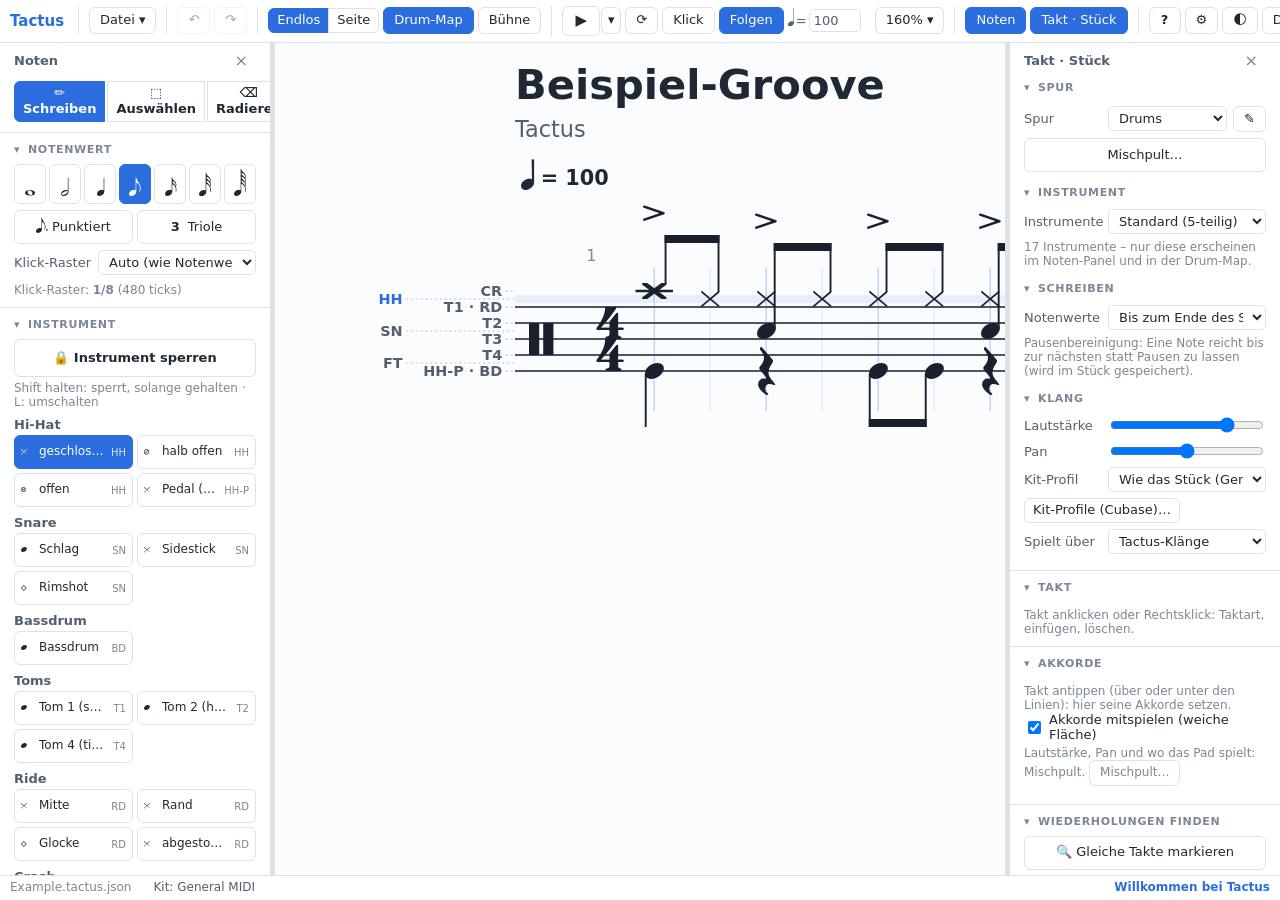
<file: index.html>
<!doctype html>
<html lang="de">
<head>
  <meta charset="utf-8">
  <meta name="viewport" content="width=device-width, initial-scale=1">
  <!--
    Only connections to Dropbox are allowed (songs and kit profiles, js/dropbox.js); everything else comes
    from this folder / site; the music font is embedded (css/bravura.css, data: URL).
    'unsafe-inline' only for styles (positions set with style attributes).
  -->
  <meta http-equiv="Content-Security-Policy" content="default-src 'self' file:; script-src 'self' file:; style-src 'self' file: 'unsafe-inline'; img-src 'self' file: data: blob:; font-src 'self' file: data:; connect-src 'self' file: https://api.dropboxapi.com https://content.dropboxapi.com; worker-src 'self' blob:; manifest-src 'self' file:; object-src 'none'; frame-src 'none'; base-uri 'none'; form-action 'none'">
  <title>Tactus</title>
  <meta name="theme-color" content="#2b6cde">
  <link rel="icon" href="icons/icon.svg" type="image/svg+xml">
  <link rel="manifest" href="manifest.webmanifest">
  <link rel="stylesheet" href="css/bravura.css">
  <link rel="stylesheet" href="css/app.css">
</head>
<body>
  <div id="app">
    <header id="toolbar">
      <div class="tb-group"><span class="brand">Tactus</span></div>
      <div class="tb-group">
        <button data-action="fileMenu" id="file-btn" data-i18n="File ▾" data-i18n-title="New, open, save">File ▾</button>
      </div>
      <div class="tb-group">
        <button data-action="undo" data-i18n-title="Undo (Ctrl+Z)">↶</button>
        <button data-action="redo" data-i18n-title="Redo (Ctrl+Y)">↷</button>
      </div>
      <div class="tb-group">
        <div class="seg">
          <button data-action="layout" data-value="endless" class="active" data-i18n="Endless" data-i18n-title="Endless view: all bars in one row">Endless</button>
          <button data-action="layout" data-value="page" data-i18n="Page" data-i18n-title="Page view: A4 pages as printed (PDF: Ctrl+P)">Page</button>
        </div>
        <button data-action="toggleDrumMap" data-i18n="Drum map" data-i18n-title="Show which instrument sits on which line">Drum map</button>
        <button data-action="togglePerform" id="perform-btn" data-i18n="Stage" data-i18n-title="Stage view: only the pages, full screen; turn with a tap at the side, Page Down / Up or MIDI (Esc: back)">Stage</button>
      </div>
      <div class="tb-group transport">
        <button data-action="togglePlay" id="play-btn" class="play-btn" data-i18n-title="Play / stop (Space) – from the selected bar">▶</button>
        <button data-action="practiceMenu" id="practice-btn" class="practice-btn" data-i18n-title="Playing &amp; practising: click, count-in, loop, following, parts">▾</button>
        <button data-action="toggleLoop" id="loop-btn" data-i18n-title="Loop: the selected bar, otherwise everything">⟳</button>
        <button data-action="toggleMetronome" id="metro-btn" data-i18n="Click" data-i18n-title="Metronome">Click</button>
        <button data-action="toggleSoundOut" id="sound-btn" data-i18n-title="Sound of the playback: Tactus sounds or the MIDI output (Cubase …). Click: switch" hidden>Tactus</button>
        <button data-action="sectionMenu" id="section-btn" data-i18n="Parts ▾" data-i18n-title="Jump to a part (Intro, Verse, Chorus …): the texts above the bars" hidden>Parts ▾</button>
        <button data-action="toggleFollowPlay" id="follow-btn" data-i18n="Follow" data-i18n-title="The view follows the playback (off: it stays where it is, e.g. to change notes while listening)">Follow</button>
        <label class="tempo-field" data-i18n-title="Tempo (quarter notes per minute)"><span class="mus-btn sm">&#xE1D5;</span>=<input id="tempo-input" type="number" min="20" max="400" step="1"></label>
      </div>
      <div class="tb-group tb-right">
        <button data-action="zoomMenu" id="zoom-label">100% ▾</button>
      </div>
      <div class="tb-group">
        <button data-action="togglePanel" data-i18n="Notes" data-i18n-title="Show / hide the note panel">Notes</button>
        <button data-action="togglePanelRight" data-i18n="Bar · score" data-i18n-title="Show / hide the panel for bar, playback and score">Bar · score</button>
      </div>
      <div class="tb-group">
        <button data-action="openHelp" id="help-btn" data-i18n-title="Manual (opens in a new tab)">?</button>
        <button data-action="openSettings" id="settings-btn" data-i18n-title="Settings: drum kit, notation, page, view, keyboard shortcuts">⚙</button>
        <button data-action="toggleTheme" id="theme-btn" data-i18n-title="Toggle theme (light / dark / auto)">🌓</button>
        <button data-action="toggleLang" id="lang-btn" data-i18n-title="Switch language">DE</button>
      </div>
    </header>

    <main id="main">
      <aside id="panel-notes" class="panel"></aside>
      <div class="panel-resizer" data-panel="notes" data-i18n-title="Drag: width · double-click: default width"></div>
      <div id="viewport" tabindex="0">
        <svg id="score" class="score" xmlns="http://www.w3.org/2000/svg">
          <g id="world"><g class="static"></g><g class="hover"></g></g>
        </svg>
      </div>
      <div class="panel-resizer" data-panel="settings" data-i18n-title="Drag: width · double-click: default width"></div>
      <aside id="panel-settings" class="panel"></aside>
      <button type="button" class="panel-expand" data-panel="notes" data-i18n-title="Show the note panel">♪</button>
      <button type="button" class="panel-expand" data-panel="settings" data-i18n-title="Show the panel for bar, playback and score">☰</button>
    </main>

    <footer id="statusbar">
      <span id="status-file"></span>
      <button type="button" id="status-track" class="status-btn" hidden></button>
      <button type="button" id="status-kit" class="status-btn"></button>
      <span id="status-info"></span>
      <span id="status-hint"></span>
    </footer>
  </div>

  <div id="context-menu" class="menu" hidden></div>
  <input type="file" id="file-input" accept=".json,application/json" hidden>

  <!-- Plain scripts (no modules), so the app also works when opened by double click (file://) -->
  <script src="js/state.js"></script>
  <script src="js/i18n.js"></script>
  <script src="js/model.js"></script>
  <script src="js/drummap.js"></script>
  <script src="js/shortcuts.js"></script>
  <script src="js/cubase.js"></script>
  <script src="js/kits.js"></script>
  <script src="js/midi.js"></script>
  <script src="js/musicxml.js"></script>
  <script src="js/midiin.js"></script>
  <script src="js/midiout.js"></script>
  <script src="js/wakelock.js"></script>
  <script src="js/remote.js"></script>
  <script src="js/pacer.js"></script>
  <script src="js/rhythm.js"></script>
  <script src="js/pitch.js"></script>
  <script src="js/render.js"></script>
  <script src="js/contextmenu.js"></script>
  <script src="js/actions.js"></script>
  <script src="js/panel.js"></script>
  <script src="js/interaction.js"></script>
  <script src="js/lyrics.js"></script>
  <script src="js/accomp.js"></script>
  <script src="js/check.js"></script>
  <script src="js/keyswitch.js"></script>
  <script src="js/kswlib.js"></script>
  <script src="js/playback.js"></script>
  <script src="js/audio.js"></script>
  <script src="js/storage.js"></script>
  <script src="js/dropbox.js"></script>
  <script src="js/share.js"></script>
  <script src="js/samples.js"></script>
  <script src="js/main.js"></script>
</body>
</html>
</file>
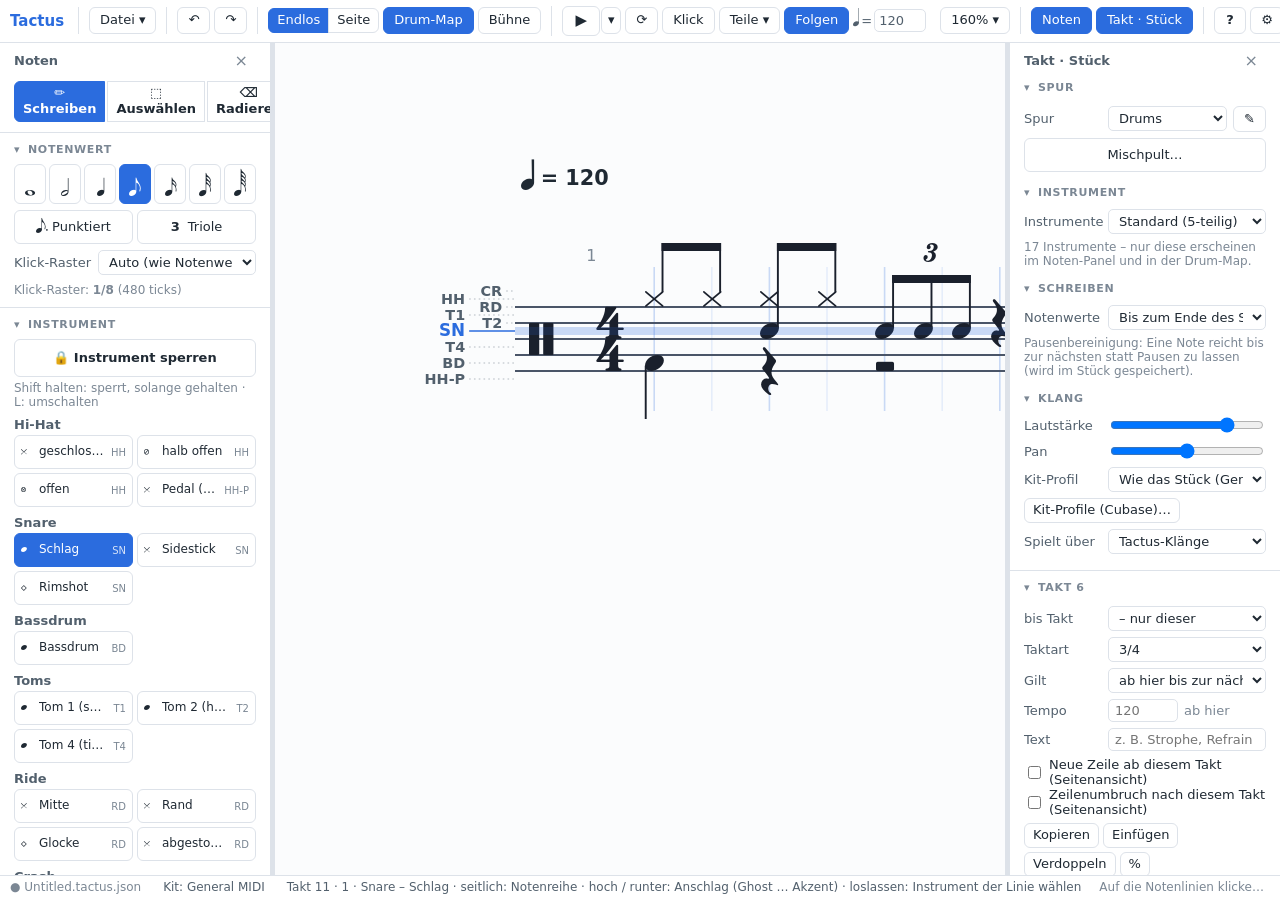
<file: tools/uitest/index.html>
<!doctype html>
<html lang="de">
<head>
  <meta charset="utf-8">
  <meta name="viewport" content="width=device-width, initial-scale=1">
  <!--
    Local only: the browser blocks every connection to other servers. Everything comes
    from this folder / site; the music font is embedded (css/bravura.css, data: URL).
    'unsafe-inline' only for styles (positions set with style attributes).
  -->
  
  <title>Tactus UI test</title>
  <meta name="theme-color" content="#2b6cde">
  <link rel="icon" href="../../icons/icon.svg" type="image/svg+xml">
  
  <link rel="stylesheet" href="../../css/bravura.css">
  <link rel="stylesheet" href="../../css/app.css">
</head>
<body>
  <div id="app">
    <header id="toolbar">
      <div class="tb-group"><span class="brand">Tactus</span></div>
      <div class="tb-group">
        <button data-action="fileMenu" id="file-btn" data-i18n="File ▾" data-i18n-title="New, open, save">File ▾</button>
      </div>
      <div class="tb-group">
        <button data-action="undo" data-i18n-title="Undo (Ctrl+Z)">↶</button>
        <button data-action="redo" data-i18n-title="Redo (Ctrl+Y)">↷</button>
      </div>
      <div class="tb-group">
        <div class="seg">
          <button data-action="layout" data-value="endless" class="active" data-i18n="Endless" data-i18n-title="Endless view: all bars in one row">Endless</button>
          <button data-action="layout" data-value="page" data-i18n="Page" data-i18n-title="Page view: A4 pages as printed (PDF: Ctrl+P)">Page</button>
        </div>
        <button data-action="toggleDrumMap" data-i18n="Drum map" data-i18n-title="Show which instrument sits on which line">Drum map</button>
        <button data-action="togglePerform" id="perform-btn" data-i18n="Stage" data-i18n-title="Stage view: only the pages, full screen; turn with a tap at the side, Page Down / Up or MIDI (Esc: back)">Stage</button>
      </div>
      <div class="tb-group transport">
        <button data-action="togglePlay" id="play-btn" class="play-btn" data-i18n-title="Play / stop (Space) – from the selected bar">▶</button>
        <button data-action="practiceMenu" id="practice-btn" class="practice-btn" data-i18n-title="Playing &amp; practising: click, count-in, loop, following, parts">▾</button>
        <button data-action="toggleLoop" id="loop-btn" data-i18n-title="Loop: the selected bar, otherwise everything">⟳</button>
        <button data-action="toggleMetronome" id="metro-btn" data-i18n="Click" data-i18n-title="Metronome">Click</button>
        <button data-action="toggleSoundOut" id="sound-btn" data-i18n-title="Sound of the playback: Tactus sounds or the MIDI output (Cubase …). Click: switch" hidden>Tactus</button>
        <button data-action="sectionMenu" id="section-btn" data-i18n="Parts ▾" data-i18n-title="Jump to a part (Intro, Verse, Chorus …): the texts above the bars" hidden>Parts ▾</button>
        <button data-action="toggleFollowPlay" id="follow-btn" data-i18n="Follow" data-i18n-title="The view follows the playback (off: it stays where it is, e.g. to change notes while listening)">Follow</button>
        <label class="tempo-field" data-i18n-title="Tempo (quarter notes per minute)"><span class="mus-btn sm">&#xE1D5;</span>=<input id="tempo-input" type="number" min="20" max="400" step="1"></label>
      </div>
      <div class="tb-group tb-right">
        <button data-action="zoomMenu" id="zoom-label">100% ▾</button>
      </div>
      <div class="tb-group">
        <button data-action="togglePanel" data-i18n="Notes" data-i18n-title="Show / hide the note panel">Notes</button>
        <button data-action="togglePanelRight" data-i18n="Bar · score" data-i18n-title="Show / hide the panel for bar, playback and score">Bar · score</button>
      </div>
      <div class="tb-group">
        <button data-action="openHelp" id="help-btn" data-i18n-title="Manual (opens in a new tab)">?</button>
        <button data-action="openSettings" id="settings-btn" data-i18n-title="Settings: drum kit, notation, page, view, keyboard shortcuts">⚙</button>
        <button data-action="toggleTheme" id="theme-btn" data-i18n-title="Toggle theme (light / dark / auto)">🌓</button>
        <button data-action="toggleLang" id="lang-btn" data-i18n-title="Switch language">DE</button>
      </div>
    </header>

    <main id="main">
      <aside id="panel-notes" class="panel"></aside>
      <div class="panel-resizer" data-panel="notes" data-i18n-title="Drag: width · double-click: default width"></div>
      <div id="viewport" tabindex="0">
        <svg id="score" class="score" xmlns="http://www.w3.org/2000/svg">
          <g id="world"><g class="static"></g><g class="hover"></g></g>
        </svg>
      </div>
      <div class="panel-resizer" data-panel="settings" data-i18n-title="Drag: width · double-click: default width"></div>
      <aside id="panel-settings" class="panel"></aside>
      <button type="button" class="panel-expand" data-panel="notes" data-i18n-title="Show the note panel">♪</button>
      <button type="button" class="panel-expand" data-panel="settings" data-i18n-title="Show the panel for bar, playback and score">☰</button>
    </main>

    <footer id="statusbar">
      <span id="status-file"></span>
      <button type="button" id="status-track" class="status-btn" hidden></button>
      <button type="button" id="status-kit" class="status-btn"></button>
      <span id="status-info"></span>
      <span id="status-hint"></span>
    </footer>
  </div>

  <div id="context-menu" class="menu" hidden></div>
  <input type="file" id="file-input" accept=".json,application/json" hidden>

  <!-- Plain scripts (no modules), so the app also works when opened by double click (file://) -->
  <script src="../../js/state.js"></script>
  <script src="../../js/i18n.js"></script>
  <script src="../../js/model.js"></script>
  <script src="../../js/drummap.js"></script>
  <script src="../../js/shortcuts.js"></script>
  <script src="../../js/cubase.js"></script>
  <script src="../../js/kits.js"></script>
  <script src="../../js/midi.js"></script>
  <script src="../../js/musicxml.js"></script>
  <script src="../../js/midiin.js"></script>
  <script src="../../js/midiout.js"></script>
  <script src="../../js/wakelock.js"></script>
  <script src="../../js/remote.js"></script>
  <script src="../../js/pacer.js"></script>
  <script src="../../js/rhythm.js"></script>
  <script src="../../js/pitch.js"></script>
  <script src="../../js/render.js"></script>
  <script src="../../js/contextmenu.js"></script>
  <script src="../../js/actions.js"></script>
  <script src="../../js/panel.js"></script>
  <script src="../../js/interaction.js"></script>
  <script src="../../js/lyrics.js"></script>
  <script src="../../js/accomp.js"></script>
  <script src="../../js/check.js"></script>
  <script src="../../js/keyswitch.js"></script>
  <script src="../../js/kswlib.js"></script>
  <script src="../../js/playback.js"></script>
  <script src="../../js/audio.js"></script>
  <script src="../../js/storage.js"></script>
  <script src="../../js/dropbox.js"></script>
  <script src="../../js/share.js"></script>
  <script src="../../js/samples.js"></script>
  <script src="../../js/main.js"></script>
<script src="uitest.js"></script></body>
</html>
</file>
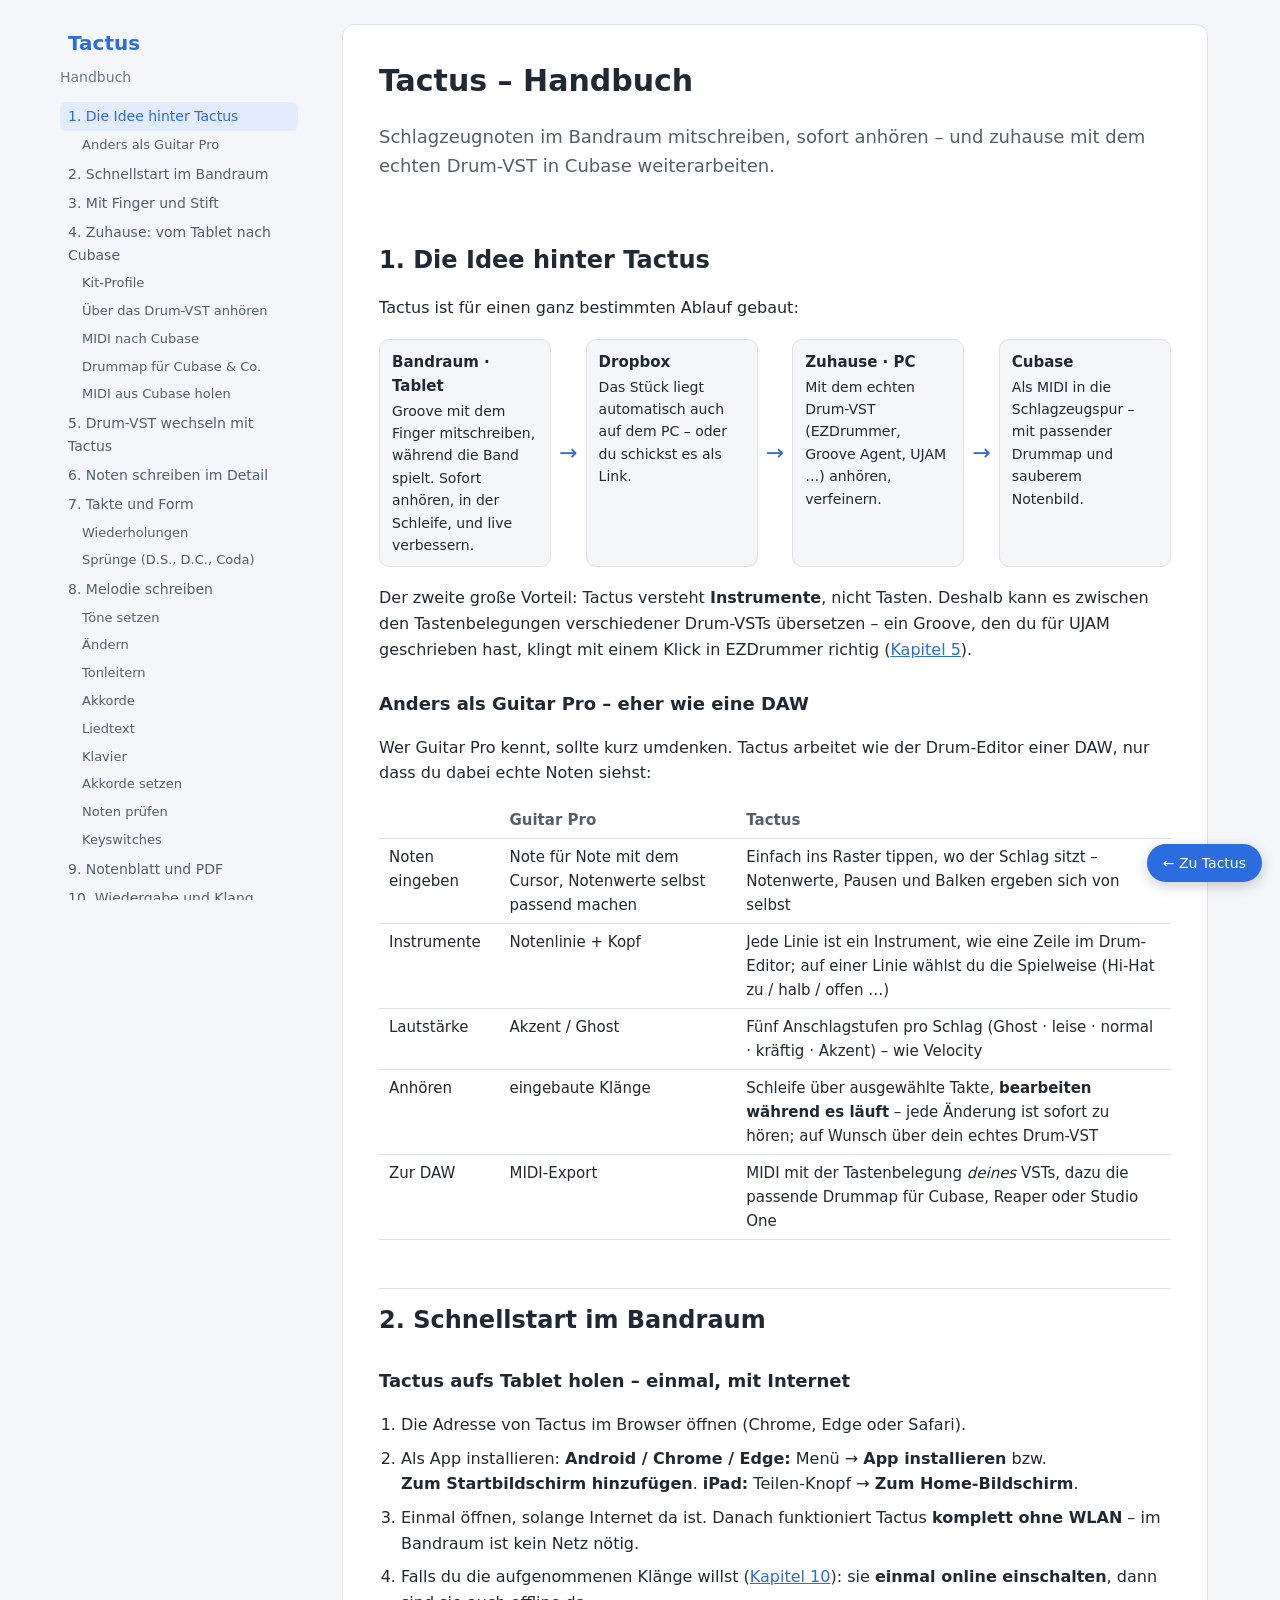
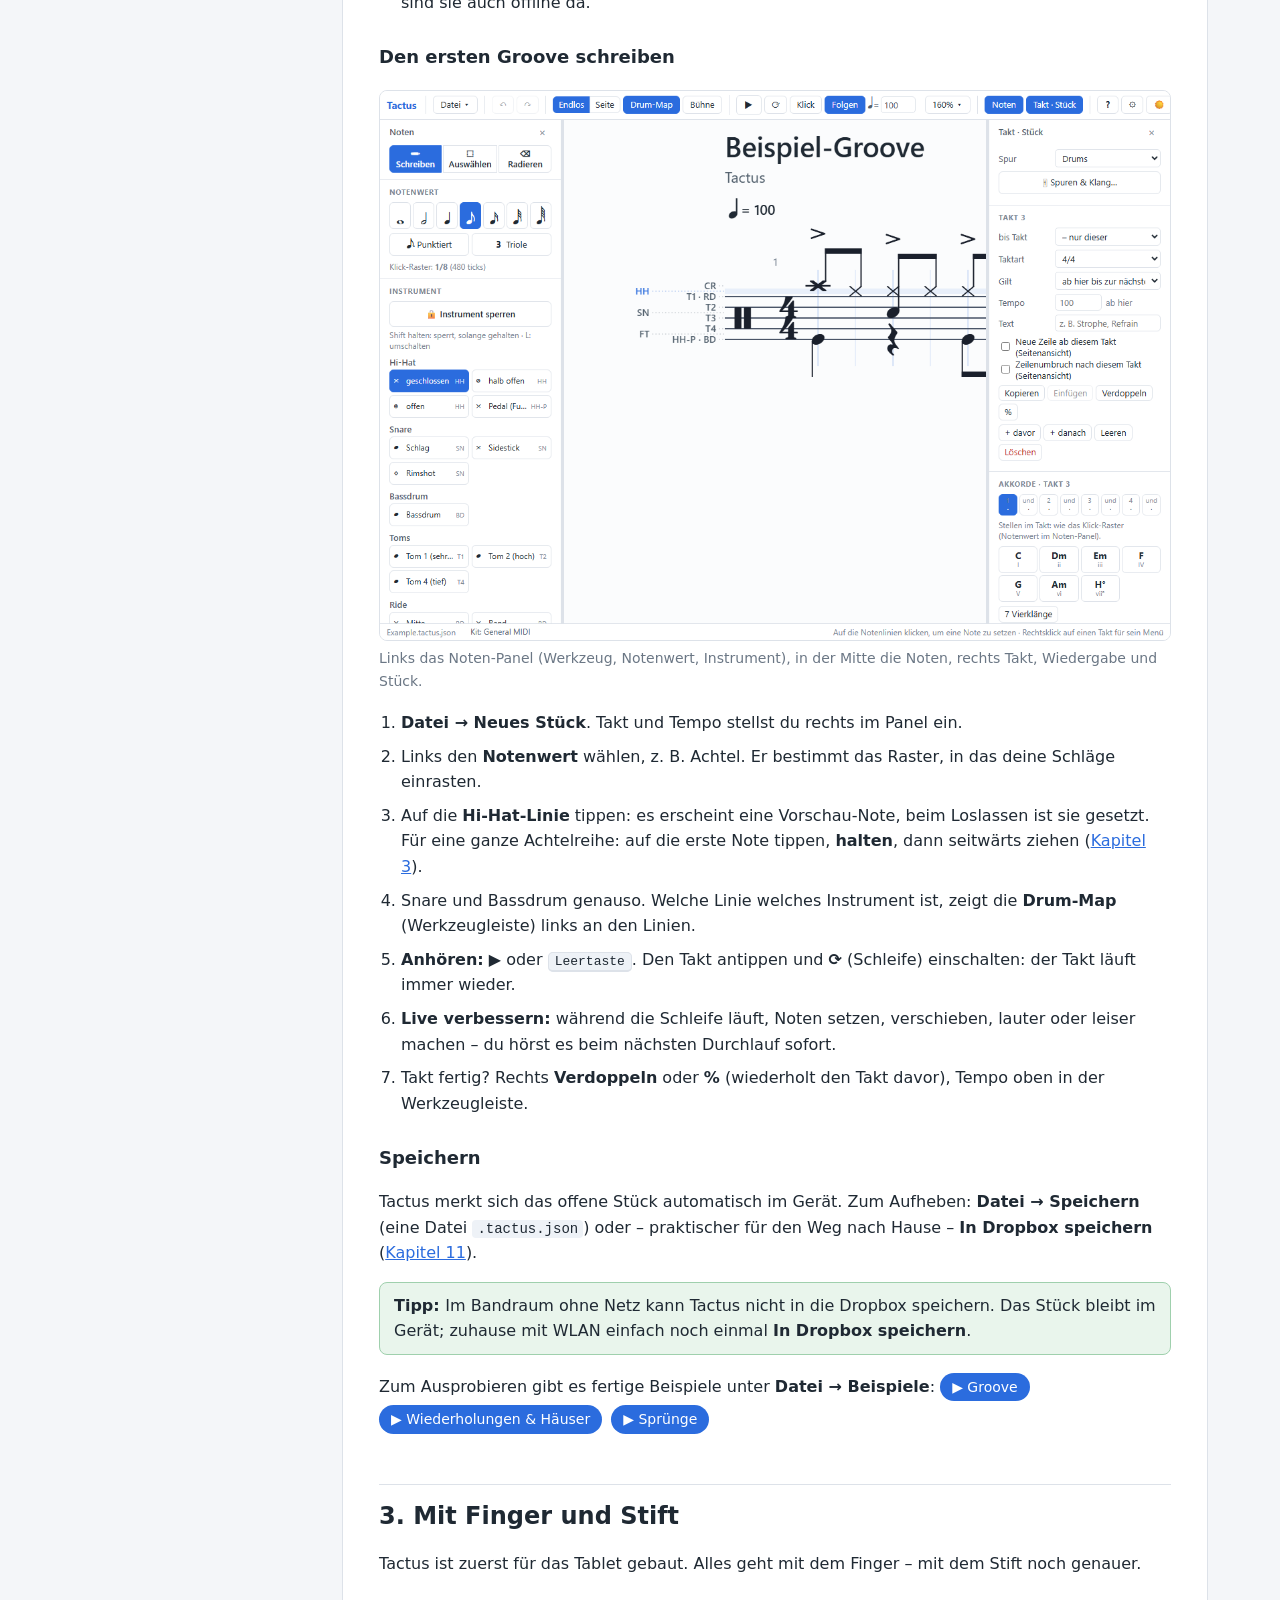
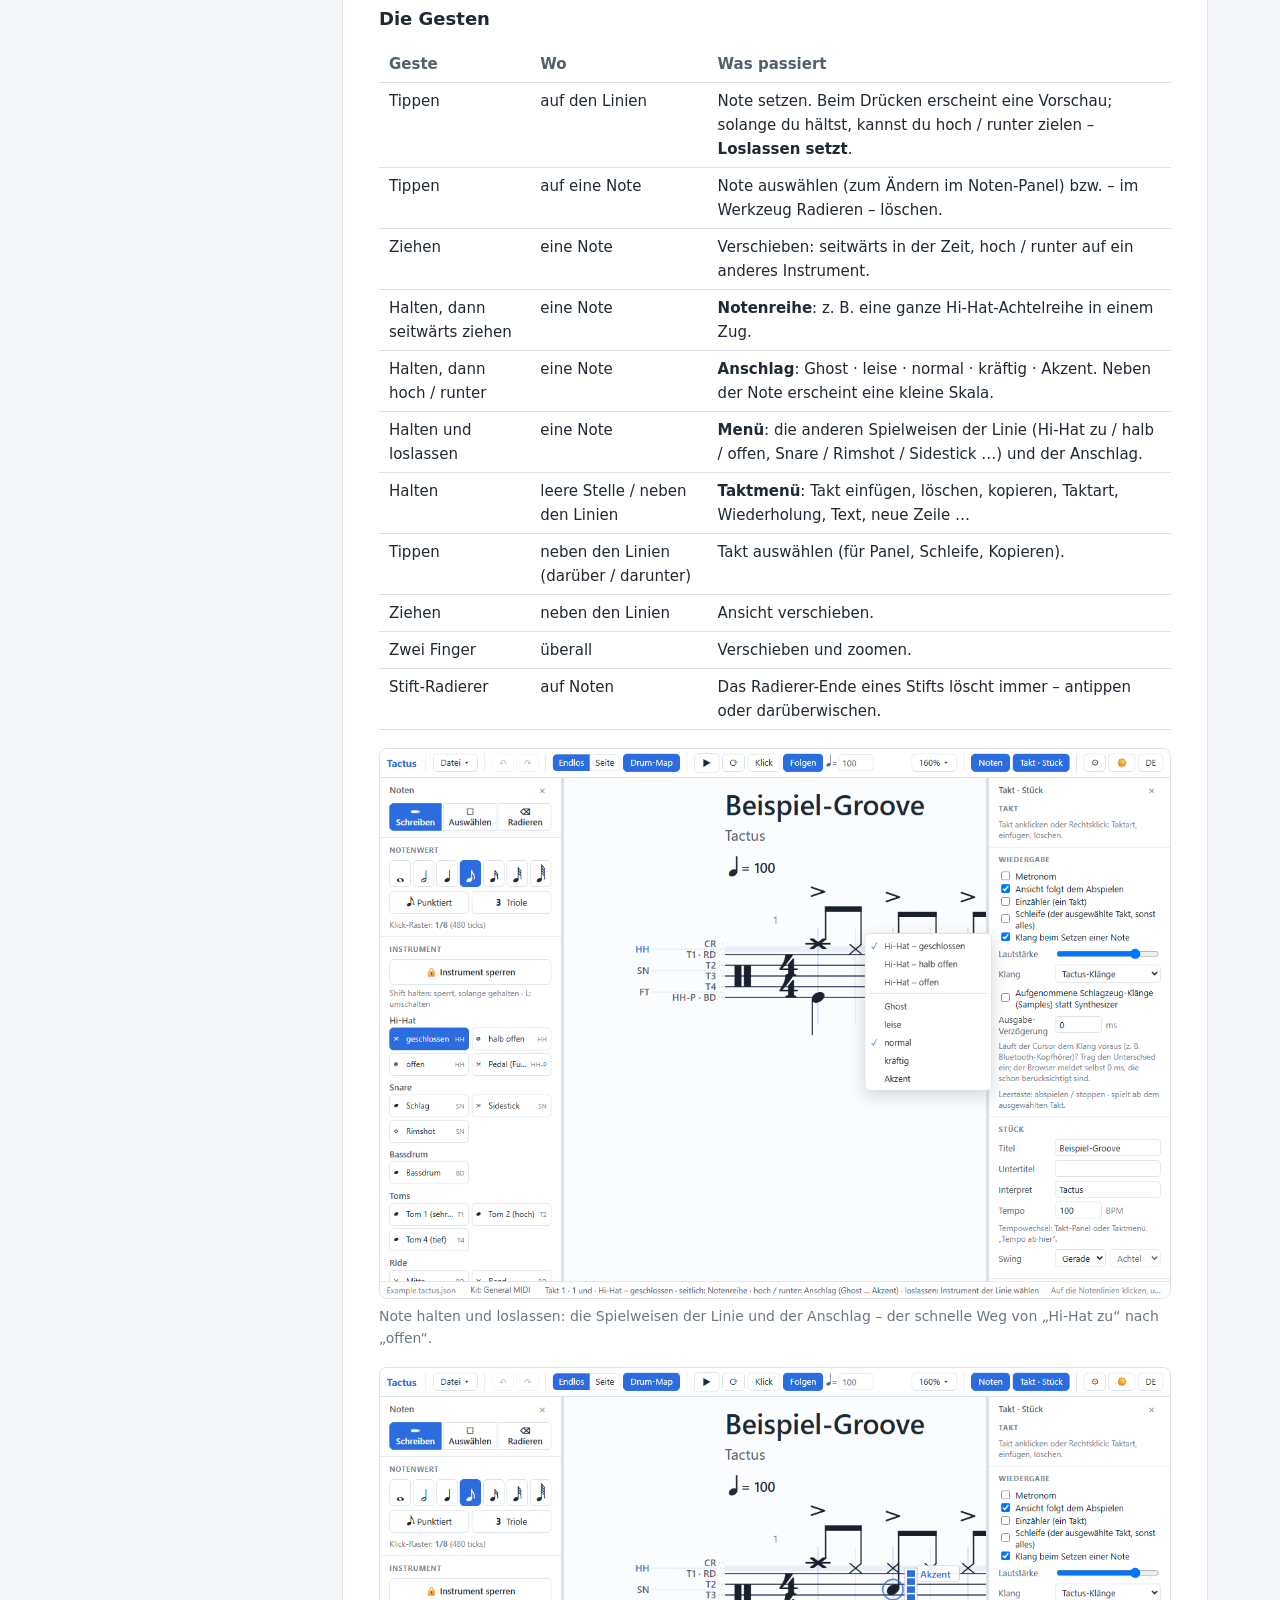
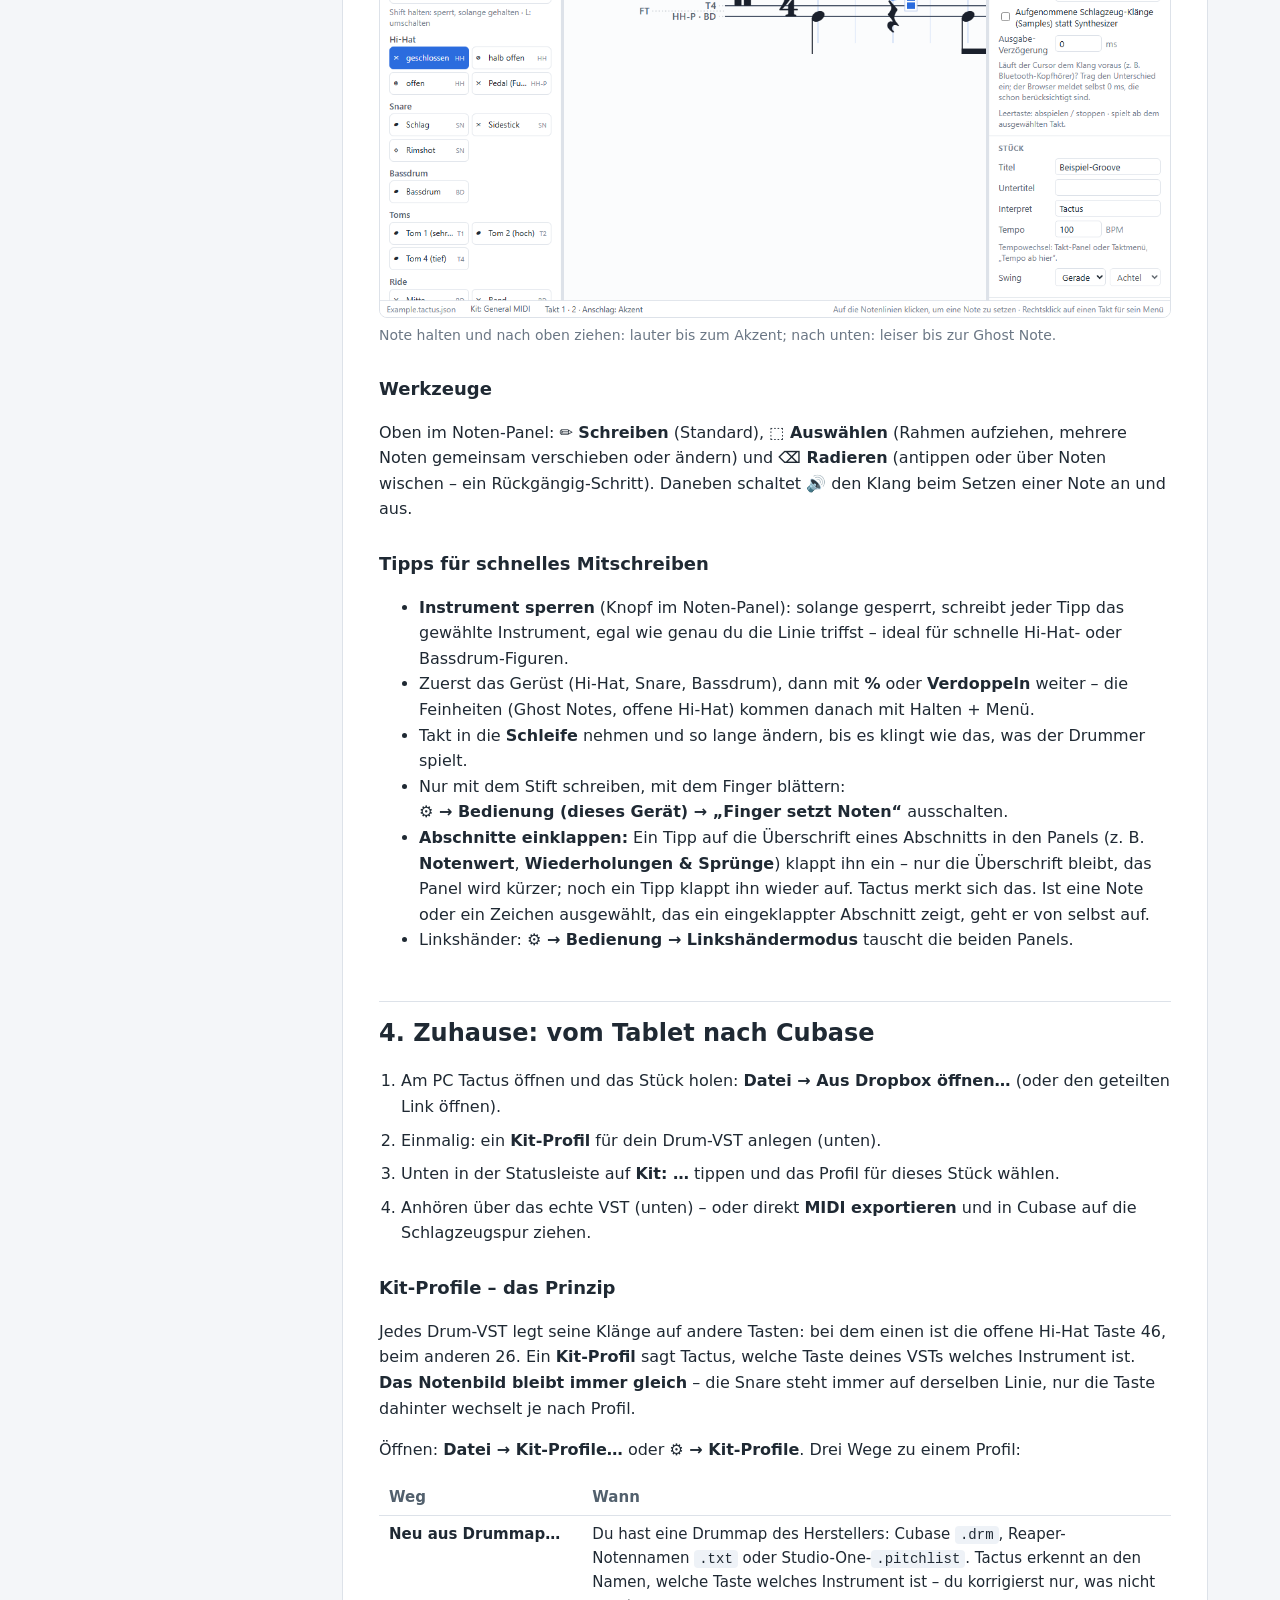
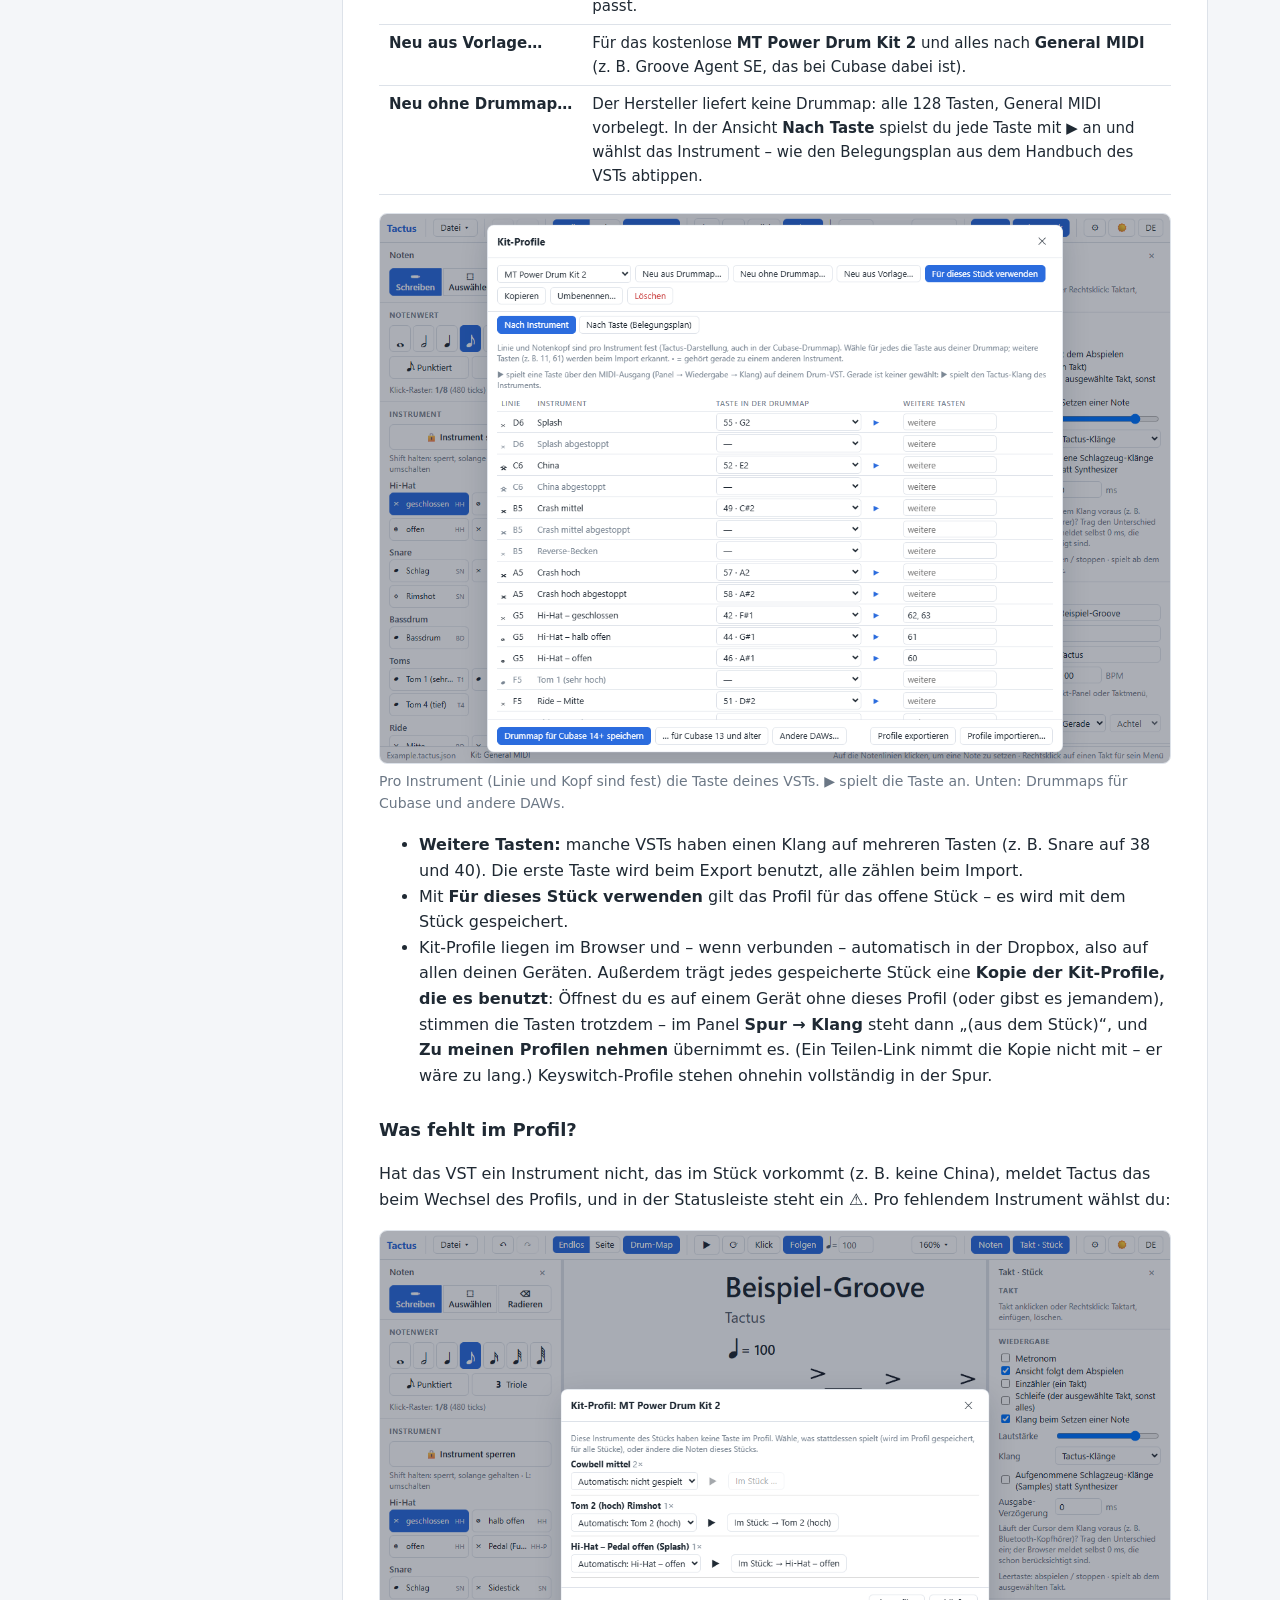
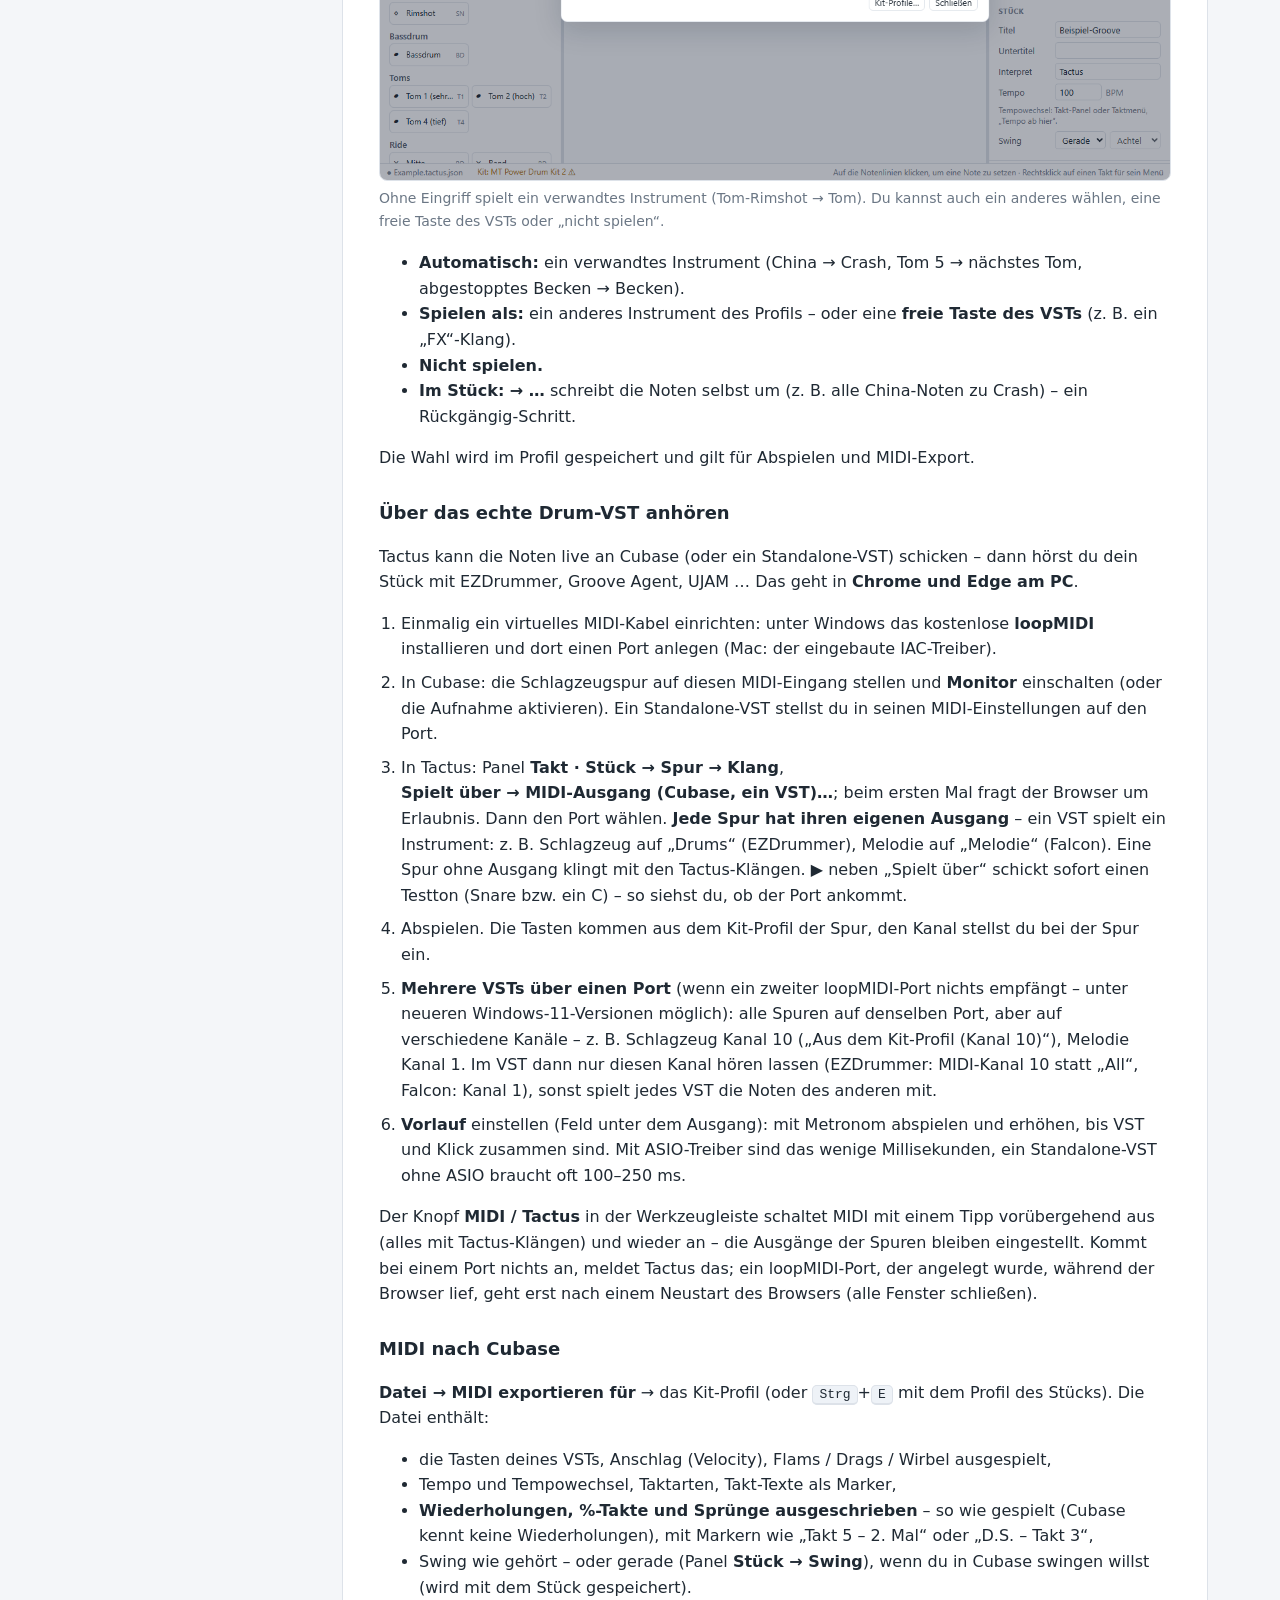
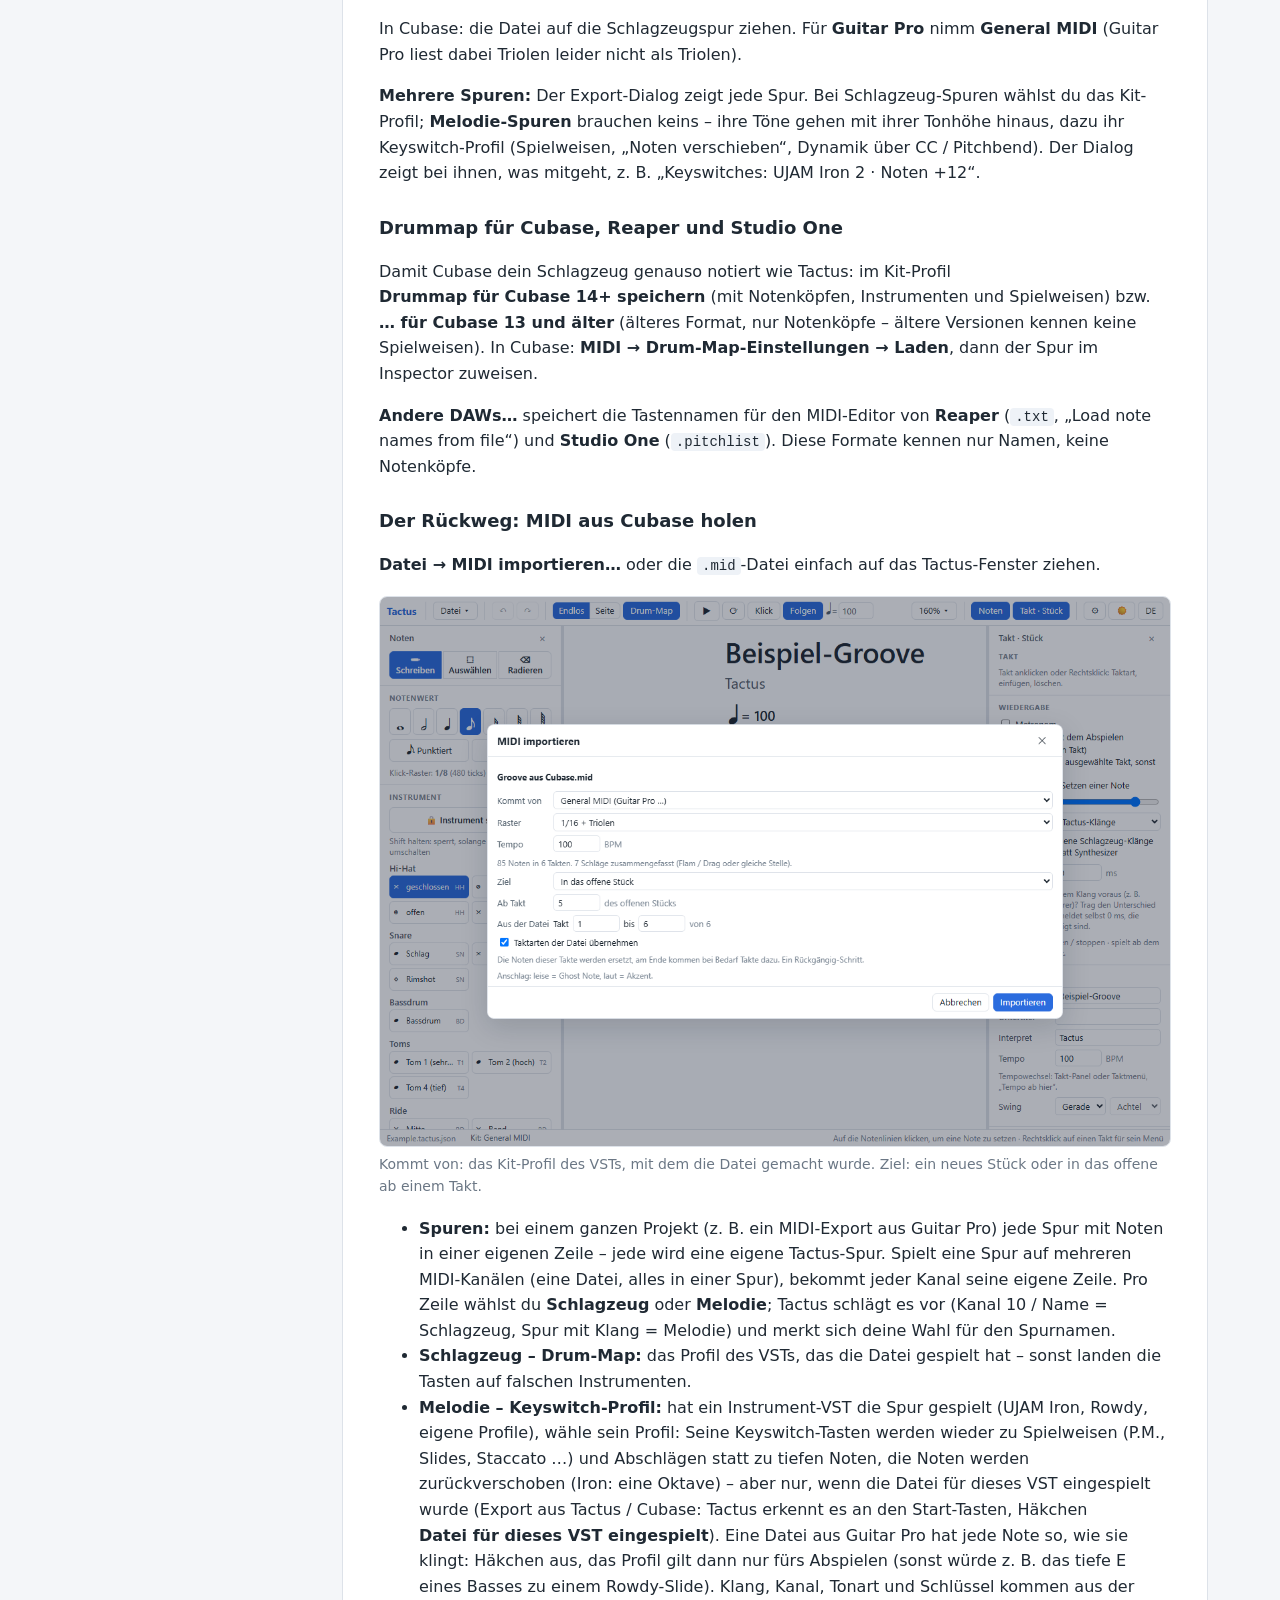
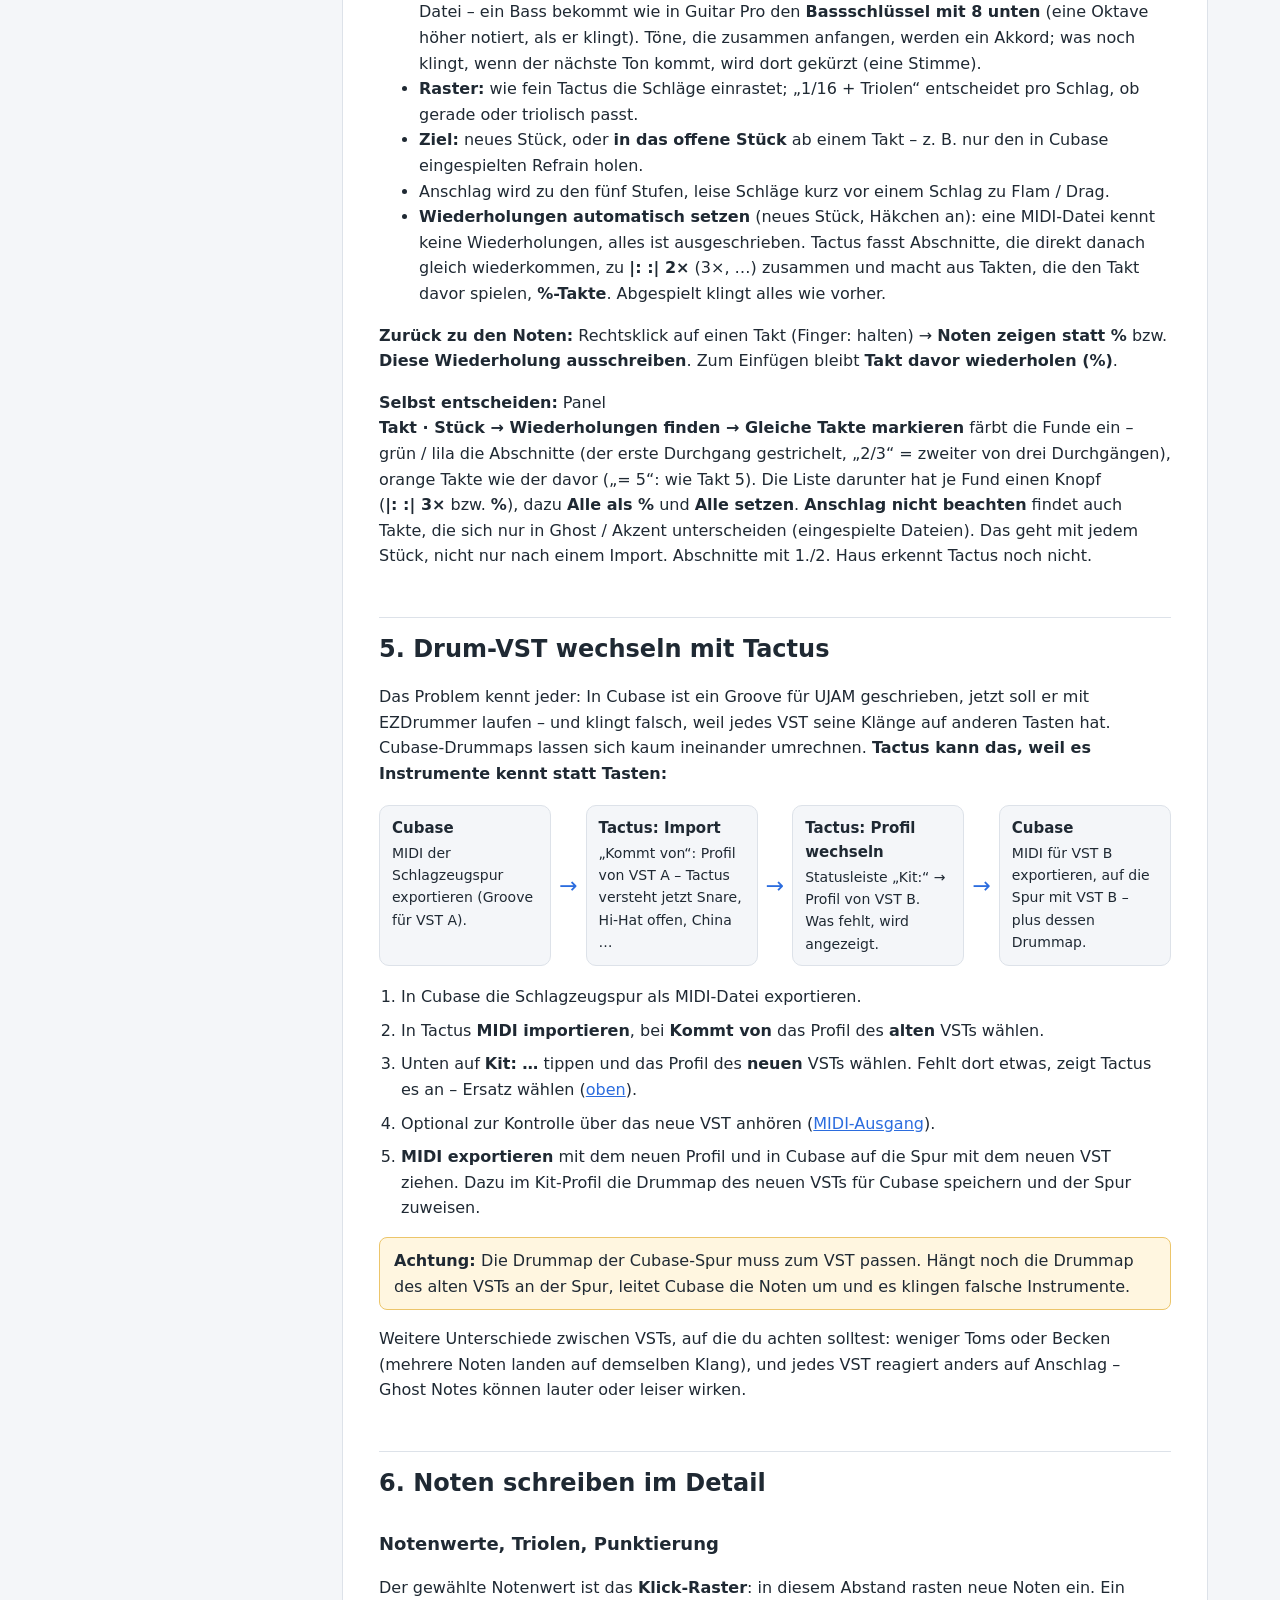
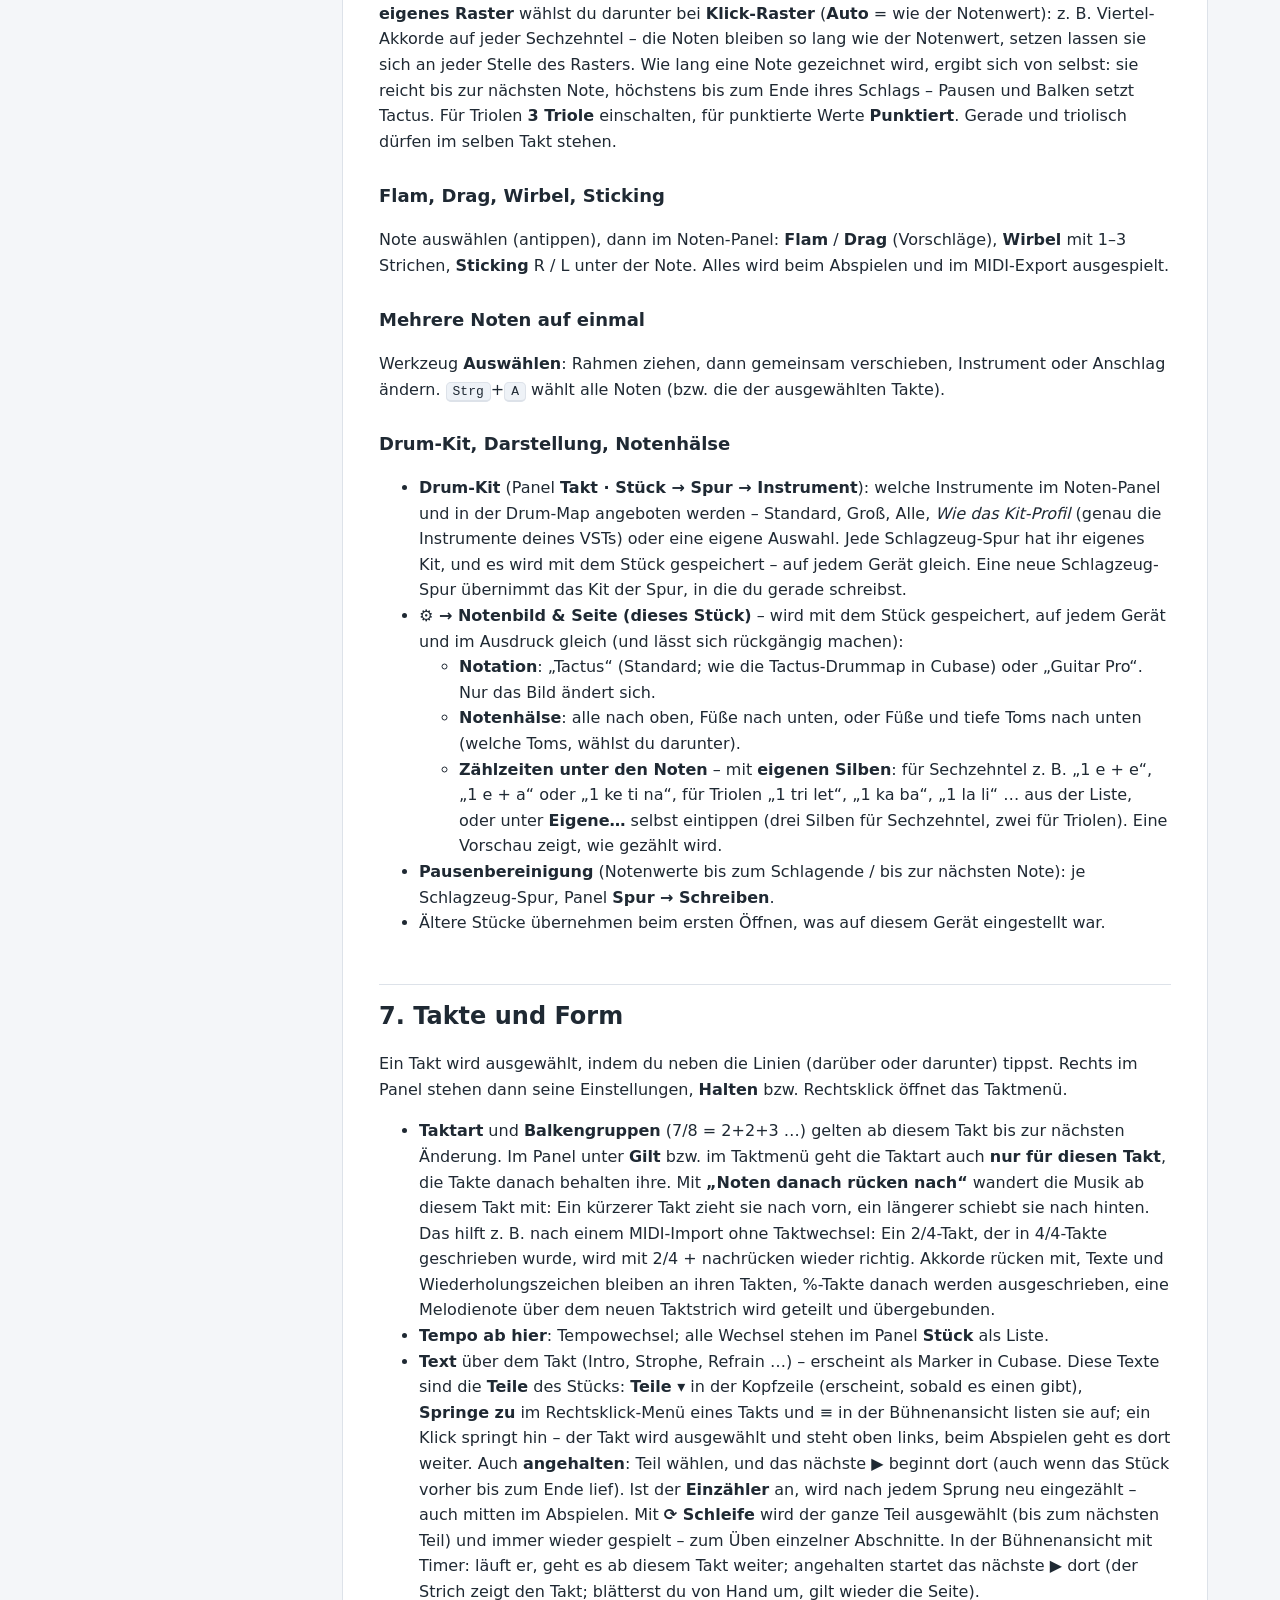
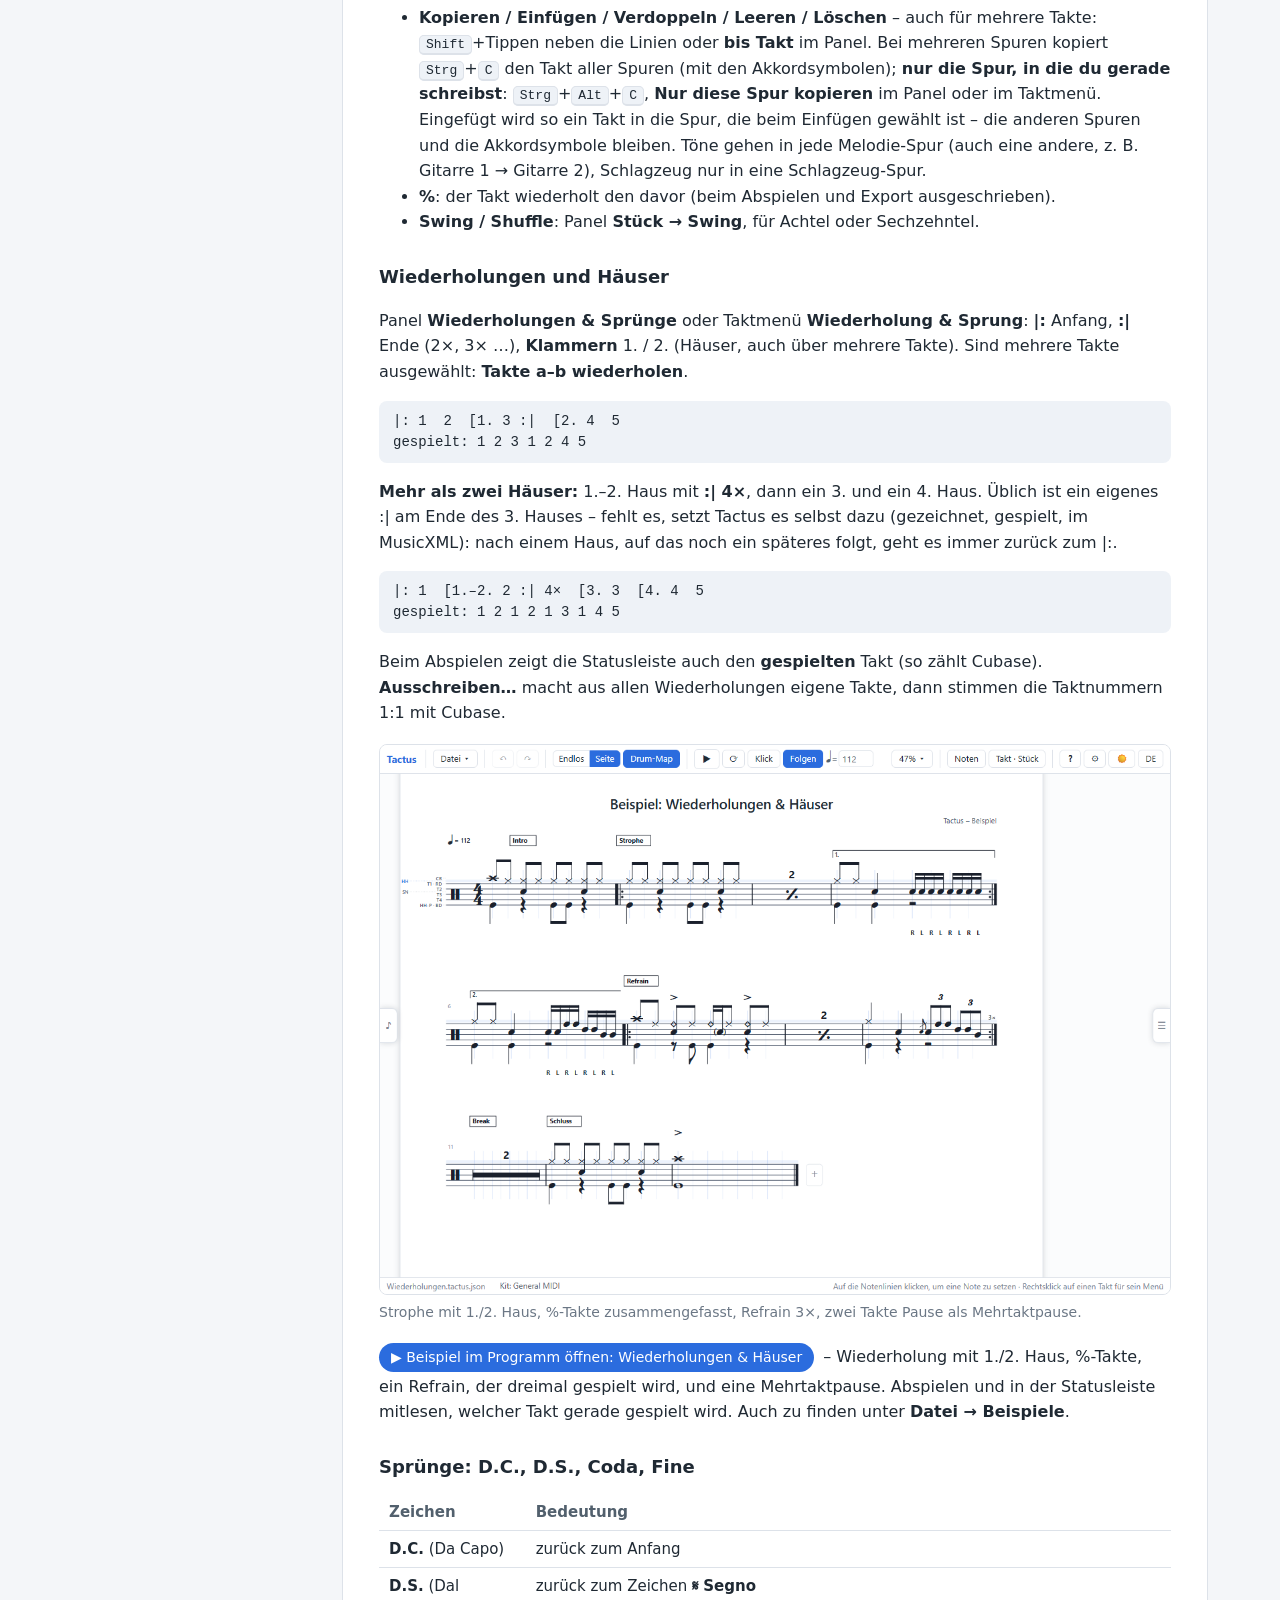
<file: hilfe.html>
<!doctype html>
<html lang="de">
<head>
  <meta charset="utf-8">
  <meta name="viewport" content="width=device-width, initial-scale=1">
  <title>Tactus – Handbuch</title>
  <meta name="theme-color" content="#2b6cde">
  <link rel="icon" href="icons/icon.svg" type="image/svg+xml">
  <link rel="stylesheet" href="css/bravura.css">
  <link rel="stylesheet" href="css/help.css">
</head>
<body>
<div class="layout">
<nav class="toc" aria-label="Inhalt">
  <a class="brand" href="index.html">Tactus</a>
  <div class="sub">Handbuch</div>
  <ol>
    <li><a href="#idee">1. Die Idee hinter Tactus</a>
      <ol><li><a href="#daw">Anders als Guitar Pro</a></li></ol></li>
    <li><a href="#schnellstart">2. Schnellstart im Bandraum</a></li>
    <li><a href="#finger">3. Mit Finger und Stift</a></li>
    <li><a href="#zuhause">4. Zuhause: vom Tablet nach Cubase</a>
      <ol>
        <li><a href="#kit-profile">Kit-Profile</a></li>
        <li><a href="#vst-wiedergabe">Über das Drum-VST anhören</a></li>
        <li><a href="#midi-export">MIDI nach Cubase</a></li>
        <li><a href="#drummap-export">Drummap für Cubase &amp; Co.</a></li>
        <li><a href="#midi-import">MIDI aus Cubase holen</a></li>
      </ol></li>
    <li><a href="#vst-wechsel">5. Drum-VST wechseln mit Tactus</a></li>
    <li><a href="#schreiben">6. Noten schreiben im Detail</a></li>
    <li><a href="#takte">7. Takte und Form</a>
      <ol><li><a href="#wiederholungen">Wiederholungen</a></li><li><a href="#spruenge">Sprünge (D.S., D.C., Coda)</a></li></ol></li>
    <li><a href="#melodie">8. Melodie schreiben</a>
      <ol><li><a href="#melodie-setzen">Töne setzen</a></li><li><a href="#melodie-aendern">Ändern</a></li><li><a href="#tonleitern">Tonleitern</a></li><li><a href="#akkorde">Akkorde</a></li><li><a href="#liedtext">Liedtext</a></li><li><a href="#klavier">Klavier</a></li><li><a href="#akkordnoten">Akkorde setzen</a></li><li><a href="#noten-pruefen">Noten prüfen</a></li><li><a href="#keyswitch">Keyswitches</a></li></ol></li>
    <li><a href="#notenblatt">9. Notenblatt und PDF</a></li>
    <li><a href="#wiedergabe">10. Wiedergabe und Klang</a>
      <ol><li><a href="#verzoegerung">Verzögerung ausgleichen</a></li></ol></li>
    <li><a href="#speichern">11. Speichern und Teilen</a></li>
    <li><a href="#nachschlagen">12. Nachschlagen</a>
      <ol><li><a href="#linien">Welche Linie ist was?</a></li><li><a href="#kuerzel">Gesten und Tastenkürzel</a></li></ol></li>
    <li><a href="#fragen">13. Häufige Fragen</a></li>
    <li><a href="#lizenzen">14. Lizenzen und Dank</a></li>
  </ol>
</nav>

<main>
<article>

<h1>Tactus – Handbuch</h1>
<p class="lead">Schlagzeugnoten im Bandraum mitschreiben, sofort anhören – und zuhause mit dem echten Drum-VST in Cubase weiterarbeiten.</p>

<!-- ================================================================================= -->
<h2 id="idee">1. Die Idee hinter Tactus</h2>
<p>Tactus ist für einen ganz bestimmten Ablauf gebaut:</p>
<div class="flow">
  <div class="box"><b>Bandraum · Tablet</b>Groove mit dem Finger mitschreiben, während die Band spielt. Sofort anhören, in der Schleife, und live verbessern.</div>
  <div class="arrow">→</div>
  <div class="box"><b>Dropbox</b>Das Stück liegt automatisch auch auf dem PC – oder du schickst es als Link.</div>
  <div class="arrow">→</div>
  <div class="box"><b>Zuhause · PC</b>Mit dem echten Drum-VST (EZDrummer, Groove Agent, UJAM …) anhören, verfeinern.</div>
  <div class="arrow">→</div>
  <div class="box"><b>Cubase</b>Als MIDI in die Schlagzeugspur – mit passender Drummap und sauberem Notenbild.</div>
</div>
<p>Der zweite große Vorteil: Tactus versteht <b>Instrumente</b>, nicht Tasten. Deshalb kann es zwischen den Tastenbelegungen
verschiedener Drum-VSTs übersetzen – ein Groove, den du für UJAM geschrieben hast, klingt mit einem Klick in EZDrummer richtig
(<a href="#vst-wechsel">Kapitel 5</a>).</p>

<h3 id="daw">Anders als Guitar Pro – eher wie eine DAW</h3>
<p>Wer Guitar Pro kennt, sollte kurz umdenken. Tactus arbeitet wie der Drum-Editor einer DAW, nur dass du dabei echte Noten siehst:</p>
<table>
  <tr><th></th><th>Guitar Pro</th><th>Tactus</th></tr>
  <tr><td>Noten eingeben</td><td>Note für Note mit dem Cursor, Notenwerte selbst passend machen</td><td>Einfach ins Raster tippen, wo der Schlag sitzt – Notenwerte, Pausen und Balken ergeben sich von selbst</td></tr>
  <tr><td>Instrumente</td><td>Notenlinie + Kopf</td><td>Jede Linie ist ein Instrument, wie eine Zeile im Drum-Editor; auf einer Linie wählst du die Spielweise (Hi-Hat zu / halb / offen …)</td></tr>
  <tr><td>Lautstärke</td><td>Akzent / Ghost</td><td>Fünf Anschlagstufen pro Schlag (Ghost · leise · normal · kräftig · Akzent) – wie Velocity</td></tr>
  <tr><td>Anhören</td><td>eingebaute Klänge</td><td>Schleife über ausgewählte Takte, <b>bearbeiten während es läuft</b> – jede Änderung ist sofort zu hören; auf Wunsch über dein echtes Drum-VST</td></tr>
  <tr><td>Zur DAW</td><td>MIDI-Export</td><td>MIDI mit der Tastenbelegung <i>deines</i> VSTs, dazu die passende Drummap für Cubase, Reaper oder Studio One</td></tr>
</table>

<!-- ================================================================================= -->
<h2 id="schnellstart">2. Schnellstart im Bandraum</h2>

<h3>Tactus aufs Tablet holen – einmal, mit Internet</h3>
<ol class="steps">
  <li>Die Adresse von Tactus im Browser öffnen (Chrome, Edge oder Safari).</li>
  <li>Als App installieren: <b>Android / Chrome / Edge:</b> Menü → <span class="ui">App installieren</span> bzw. <span class="ui">Zum Startbildschirm hinzufügen</span>.
    <b>iPad:</b> Teilen-Knopf → <span class="ui">Zum Home-Bildschirm</span>.</li>
  <li>Einmal öffnen, solange Internet da ist. Danach funktioniert Tactus <b>komplett ohne WLAN</b> – im Bandraum ist kein Netz nötig.</li>
  <li>Falls du die aufgenommenen Klänge willst (<a href="#wiedergabe">Kapitel 10</a>): sie <b>einmal online einschalten</b>, dann sind sie auch offline da.</li>
</ol>

<h3>Den ersten Groove schreiben</h3>
<figure><img src="help/img/ueberblick.png" alt="Tactus mit dem Beispiel-Groove: links das Noten-Panel, in der Mitte die Noten, rechts Takt und Wiedergabe">
  <figcaption>Links das Noten-Panel (Werkzeug, Notenwert, Instrument), in der Mitte die Noten, rechts Takt, Wiedergabe und Stück.</figcaption></figure>
<ol class="steps">
  <li><span class="ui">Datei → Neues Stück</span>. Takt und Tempo stellst du rechts im Panel ein.</li>
  <li>Links den <b>Notenwert</b> wählen, z. B. Achtel. Er bestimmt das Raster, in das deine Schläge einrasten.</li>
  <li>Auf die <b>Hi-Hat-Linie</b> tippen: es erscheint eine Vorschau-Note, beim Loslassen ist sie gesetzt. Für eine ganze Achtelreihe:
    auf die erste Note tippen, <b>halten</b>, dann seitwärts ziehen (<a href="#finger">Kapitel 3</a>).</li>
  <li>Snare und Bassdrum genauso. Welche Linie welches Instrument ist, zeigt die <span class="ui">Drum-Map</span> (Werkzeugleiste) links an den Linien.</li>
  <li><b>Anhören:</b> ▶ oder <kbd>Leertaste</kbd>. Den Takt antippen und <span class="ui">⟳</span> (Schleife) einschalten: der Takt läuft immer wieder.</li>
  <li><b>Live verbessern:</b> während die Schleife läuft, Noten setzen, verschieben, lauter oder leiser machen – du hörst es beim nächsten Durchlauf sofort.</li>
  <li>Takt fertig? Rechts <span class="ui">Verdoppeln</span> oder <span class="ui">%</span> (wiederholt den Takt davor), Tempo oben in der Werkzeugleiste.</li>
</ol>

<h3>Speichern</h3>
<p>Tactus merkt sich das offene Stück automatisch im Gerät. Zum Aufheben: <span class="ui">Datei → Speichern</span> (eine Datei <code>.tactus.json</code>)
oder – praktischer für den Weg nach Hause – <span class="ui">In Dropbox speichern</span> (<a href="#speichern">Kapitel 11</a>).</p>
<div class="tip">Im Bandraum ohne Netz kann Tactus nicht in die Dropbox speichern. Das Stück bleibt im Gerät; zuhause mit WLAN einfach noch einmal <span class="ui">In Dropbox speichern</span>.</div>

<p>Zum Ausprobieren gibt es fertige Beispiele unter <span class="ui">Datei → Beispiele</span>: <a class="open" href="index.html?beispiel=groove">▶ Groove</a> <a class="open" href="index.html?beispiel=wiederholungen">▶ Wiederholungen &amp; Häuser</a> <a class="open" href="index.html?beispiel=spruenge">▶ Sprünge</a></p>

<!-- ================================================================================= -->
<h2 id="finger">3. Mit Finger und Stift</h2>
<p>Tactus ist zuerst für das Tablet gebaut. Alles geht mit dem Finger – mit dem Stift noch genauer.</p>

<h3>Die Gesten</h3>
<table>
  <tr><th>Geste</th><th>Wo</th><th>Was passiert</th></tr>
  <tr><td>Tippen</td><td>auf den Linien</td><td>Note setzen. Beim Drücken erscheint eine Vorschau; solange du hältst, kannst du hoch / runter zielen – <b>Loslassen setzt</b>.</td></tr>
  <tr><td>Tippen</td><td>auf eine Note</td><td>Note auswählen (zum Ändern im Noten-Panel) bzw. – im Werkzeug Radieren – löschen.</td></tr>
  <tr><td>Ziehen</td><td>eine Note</td><td>Verschieben: seitwärts in der Zeit, hoch / runter auf ein anderes Instrument.</td></tr>
  <tr><td>Halten, dann seitwärts ziehen</td><td>eine Note</td><td><b>Notenreihe</b>: z. B. eine ganze Hi-Hat-Achtelreihe in einem Zug.</td></tr>
  <tr><td>Halten, dann hoch / runter</td><td>eine Note</td><td><b>Anschlag</b>: Ghost · leise · normal · kräftig · Akzent. Neben der Note erscheint eine kleine Skala.</td></tr>
  <tr><td>Halten und loslassen</td><td>eine Note</td><td><b>Menü</b>: die anderen Spielweisen der Linie (Hi-Hat zu / halb / offen, Snare / Rimshot / Sidestick …) und der Anschlag.</td></tr>
  <tr><td>Halten</td><td>leere Stelle / neben den Linien</td><td><b>Taktmenü</b>: Takt einfügen, löschen, kopieren, Taktart, Wiederholung, Text, neue Zeile …</td></tr>
  <tr><td>Tippen</td><td>neben den Linien (darüber / darunter)</td><td>Takt auswählen (für Panel, Schleife, Kopieren).</td></tr>
  <tr><td>Ziehen</td><td>neben den Linien</td><td>Ansicht verschieben.</td></tr>
  <tr><td>Zwei Finger</td><td>überall</td><td>Verschieben und zoomen.</td></tr>
  <tr><td>Stift-Radierer</td><td>auf Noten</td><td>Das Radierer-Ende eines Stifts löscht immer – antippen oder darüberwischen.</td></tr>
</table>
<figure><img src="help/img/notenmenue.png" alt="Menü einer gehaltenen Hi-Hat-Note: geschlossen, halb offen, offen und die fünf Anschlagstufen">
  <figcaption>Note halten und loslassen: die Spielweisen der Linie und der Anschlag – der schnelle Weg von „Hi-Hat zu“ nach „offen“.</figcaption></figure>
<figure><img src="help/img/anschlag.png" alt="Gehaltene Snare-Note mit Anschlagsskala, oberste Stufe Akzent">
  <figcaption>Note halten und nach oben ziehen: lauter bis zum Akzent; nach unten: leiser bis zur Ghost Note.</figcaption></figure>

<h3>Werkzeuge</h3>
<p>Oben im Noten-Panel: <span class="ui">✏ Schreiben</span> (Standard), <span class="ui">⬚ Auswählen</span> (Rahmen aufziehen, mehrere Noten
gemeinsam verschieben oder ändern) und <span class="ui">⌫ Radieren</span> (antippen oder über Noten wischen – ein Rückgängig-Schritt). Daneben schaltet <span class="ui">🔊</span> den Klang beim Setzen einer Note an und aus.</p>

<h3>Tipps für schnelles Mitschreiben</h3>
<ul>
  <li><b>Instrument sperren</b> (Knopf im Noten-Panel): solange gesperrt, schreibt jeder Tipp das gewählte Instrument, egal wie genau du die Linie triffst – ideal für schnelle Hi-Hat- oder Bassdrum-Figuren.</li>
  <li>Zuerst das Gerüst (Hi-Hat, Snare, Bassdrum), dann mit <span class="ui">%</span> oder <span class="ui">Verdoppeln</span> weiter – die Feinheiten (Ghost Notes, offene Hi-Hat) kommen danach mit Halten + Menü.</li>
  <li>Takt in die <b>Schleife</b> nehmen und so lange ändern, bis es klingt wie das, was der Drummer spielt.</li>
  <li>Nur mit dem Stift schreiben, mit dem Finger blättern: <span class="ui">⚙ → Bedienung (dieses Gerät) → „Finger setzt Noten“</span> ausschalten.</li>
  <li><b>Abschnitte einklappen:</b> Ein Tipp auf die Überschrift eines Abschnitts in den Panels (z. B. <span class="ui">Notenwert</span>, <span class="ui">Wiederholungen &amp; Sprünge</span>) klappt ihn ein – nur die Überschrift bleibt, das Panel wird kürzer; noch ein Tipp klappt ihn wieder auf. Tactus merkt sich das. Ist eine Note oder ein Zeichen ausgewählt, das ein eingeklappter Abschnitt zeigt, geht er von selbst auf.</li>
  <li>Linkshänder: <span class="ui">⚙ → Bedienung → Linkshändermodus</span> tauscht die beiden Panels.</li>
</ul>

<!-- ================================================================================= -->
<h2 id="zuhause">4. Zuhause: vom Tablet nach Cubase</h2>
<ol class="steps">
  <li>Am PC Tactus öffnen und das Stück holen: <span class="ui">Datei → Aus Dropbox öffnen…</span> (oder den geteilten Link öffnen).</li>
  <li>Einmalig: ein <b>Kit-Profil</b> für dein Drum-VST anlegen (unten).</li>
  <li>Unten in der Statusleiste auf <span class="ui">Kit: …</span> tippen und das Profil für dieses Stück wählen.</li>
  <li>Anhören über das echte VST (unten) – oder direkt <span class="ui">MIDI exportieren</span> und in Cubase auf die Schlagzeugspur ziehen.</li>
</ol>

<h3 id="kit-profile">Kit-Profile – das Prinzip</h3>
<p>Jedes Drum-VST legt seine Klänge auf andere Tasten: bei dem einen ist die offene Hi-Hat Taste 46, beim anderen 26.
Ein <b>Kit-Profil</b> sagt Tactus, welche Taste deines VSTs welches Instrument ist. <b>Das Notenbild bleibt immer gleich</b> –
die Snare steht immer auf derselben Linie, nur die Taste dahinter wechselt je nach Profil.</p>
<p>Öffnen: <span class="ui">Datei → Kit-Profile…</span> oder <span class="ui">⚙ → Kit-Profile</span>. Drei Wege zu einem Profil:</p>
<table>
  <tr><th>Weg</th><th>Wann</th></tr>
  <tr><td><span class="ui">Neu aus Drummap…</span></td><td>Du hast eine Drummap des Herstellers: Cubase <code>.drm</code>, Reaper-Notennamen <code>.txt</code> oder Studio-One-<code>.pitchlist</code>. Tactus erkennt an den Namen, welche Taste welches Instrument ist – du korrigierst nur, was nicht passt.</td></tr>
  <tr><td><span class="ui">Neu aus Vorlage…</span></td><td>Für das kostenlose <b>MT Power Drum Kit 2</b> und alles nach <b>General MIDI</b> (z. B. Groove Agent SE, das bei Cubase dabei ist).</td></tr>
  <tr><td><span class="ui">Neu ohne Drummap…</span></td><td>Der Hersteller liefert keine Drummap: alle 128 Tasten, General MIDI vorbelegt. In der Ansicht <span class="ui">Nach Taste</span> spielst du jede Taste mit ▶ an und wählst das Instrument – wie den Belegungsplan aus dem Handbuch des VSTs abtippen.</td></tr>
</table>
<figure><img src="help/img/kitprofil.png" alt="Kit-Profil-Dialog: pro Instrument die Taste der Drummap, weitere Tasten, Knöpfe zum Speichern der Drummap">
  <figcaption>Pro Instrument (Linie und Kopf sind fest) die Taste deines VSTs. ▶ spielt die Taste an. Unten: Drummaps für Cubase und andere DAWs.</figcaption></figure>
<ul>
  <li><b>Weitere Tasten:</b> manche VSTs haben einen Klang auf mehreren Tasten (z. B. Snare auf 38 und 40). Die erste Taste wird beim Export benutzt, alle zählen beim Import.</li>
  <li>Mit <span class="ui">Für dieses Stück verwenden</span> gilt das Profil für das offene Stück – es wird mit dem Stück gespeichert.</li>
  <li>Kit-Profile liegen im Browser und – wenn verbunden – automatisch in der Dropbox, also auf allen deinen Geräten. Außerdem trägt jedes gespeicherte Stück eine <b>Kopie der Kit-Profile, die es benutzt</b>: Öffnest du es auf einem Gerät ohne dieses Profil (oder gibst es jemandem), stimmen die Tasten trotzdem – im Panel <span class="ui">Spur → Klang</span> steht dann „(aus dem Stück)“, und <span class="ui">Zu meinen Profilen nehmen</span> übernimmt es. (Ein Teilen-Link nimmt die Kopie nicht mit – er wäre zu lang.) Keyswitch-Profile stehen ohnehin vollständig in der Spur.</li>
</ul>

<h3>Was fehlt im Profil?</h3>
<p>Hat das VST ein Instrument nicht, das im Stück vorkommt (z. B. keine China), meldet Tactus das beim Wechsel des Profils, und in der
Statusleiste steht ein ⚠. Pro fehlendem Instrument wählst du:</p>
<figure><img src="help/img/fehlt.png" alt="Dialog: Cowbell, Tom-Rimshot und Pedal-Hi-Hat offen fehlen im Profil MT Power Drum Kit 2, mit Ersatz-Auswahl">
  <figcaption>Ohne Eingriff spielt ein verwandtes Instrument (Tom-Rimshot → Tom). Du kannst auch ein anderes wählen, eine freie Taste des VSTs oder „nicht spielen“.</figcaption></figure>
<ul>
  <li><b>Automatisch:</b> ein verwandtes Instrument (China → Crash, Tom 5 → nächstes Tom, abgestopptes Becken → Becken).</li>
  <li><b>Spielen als:</b> ein anderes Instrument des Profils – oder eine <b>freie Taste des VSTs</b> (z. B. ein „FX“-Klang).</li>
  <li><b>Nicht spielen.</b></li>
  <li><span class="ui">Im Stück: → …</span> schreibt die Noten selbst um (z. B. alle China-Noten zu Crash) – ein Rückgängig-Schritt.</li>
</ul>
<p>Die Wahl wird im Profil gespeichert und gilt für Abspielen und MIDI-Export.</p>

<h3 id="vst-wiedergabe">Über das echte Drum-VST anhören</h3>
<p>Tactus kann die Noten live an Cubase (oder ein Standalone-VST) schicken – dann hörst du dein Stück mit EZDrummer, Groove Agent, UJAM …
Das geht in <b>Chrome und Edge am PC</b>.</p>
<ol class="steps">
  <li>Einmalig ein virtuelles MIDI-Kabel einrichten: unter Windows das kostenlose <b>loopMIDI</b> installieren und dort einen Port anlegen
    (Mac: der eingebaute IAC-Treiber).</li>
  <li>In Cubase: die Schlagzeugspur auf diesen MIDI-Eingang stellen und <b>Monitor</b> einschalten (oder die Aufnahme aktivieren).
    Ein Standalone-VST stellst du in seinen MIDI-Einstellungen auf den Port.</li>
  <li>In Tactus: Panel <span class="ui">Takt · Stück → Spur → Klang</span>, <span class="ui">Spielt über → MIDI-Ausgang (Cubase, ein VST)…</span>;
    beim ersten Mal fragt der Browser um Erlaubnis. Dann den Port wählen. <b>Jede Spur hat ihren eigenen Ausgang</b> – ein VST spielt ein
    Instrument: z. B. Schlagzeug auf „Drums“ (EZDrummer), Melodie auf „Melodie“ (Falcon). Eine Spur ohne Ausgang klingt mit den Tactus-Klängen.
    <span class="ui">▶</span> neben „Spielt über“ schickt sofort einen Testton (Snare bzw. ein C) – so siehst du, ob der Port ankommt.</li>
  <li>Abspielen. Die Tasten kommen aus dem Kit-Profil der Spur, den Kanal stellst du bei der Spur ein.</li>
  <li><b>Mehrere VSTs über einen Port</b> (wenn ein zweiter loopMIDI-Port nichts empfängt – unter neueren Windows-11-Versionen möglich):
    alle Spuren auf denselben Port, aber auf verschiedene Kanäle – z. B. Schlagzeug Kanal 10 („Aus dem Kit-Profil (Kanal 10)“), Melodie
    Kanal 1. Im VST dann nur diesen Kanal hören lassen (EZDrummer: MIDI-Kanal 10 statt „All“, Falcon: Kanal 1), sonst spielt jedes VST
    die Noten des anderen mit.</li>
  <li><b>Vorlauf</b> einstellen (Feld unter dem Ausgang): mit Metronom abspielen und erhöhen, bis VST und Klick zusammen sind.
    Mit ASIO-Treiber sind das wenige Millisekunden, ein Standalone-VST ohne ASIO braucht oft 100–250 ms.</li>
</ol>
<p>Der Knopf <span class="ui">MIDI / Tactus</span> in der Werkzeugleiste schaltet MIDI mit einem Tipp vorübergehend aus (alles mit Tactus-Klängen) und wieder an – die Ausgänge der Spuren bleiben eingestellt. Kommt bei einem Port nichts an, meldet Tactus das; ein loopMIDI-Port, der angelegt wurde, während der Browser lief, geht erst nach einem Neustart des Browsers (alle Fenster schließen).</p>

<h3 id="midi-export">MIDI nach Cubase</h3>
<p><span class="ui">Datei → MIDI exportieren für</span> → das Kit-Profil (oder <kbd>Strg</kbd>+<kbd>E</kbd> mit dem Profil des Stücks). Die Datei enthält:</p>
<ul>
  <li>die Tasten deines VSTs, Anschlag (Velocity), Flams / Drags / Wirbel ausgespielt,</li>
  <li>Tempo und Tempowechsel, Taktarten, Takt-Texte als Marker,</li>
  <li><b>Wiederholungen, %-Takte und Sprünge ausgeschrieben</b> – so wie gespielt (Cubase kennt keine Wiederholungen), mit Markern wie „Takt 5 – 2. Mal“ oder „D.S. – Takt 3“,</li>
  <li>Swing wie gehört – oder gerade (Panel <span class="ui">Stück → Swing</span>), wenn du in Cubase swingen willst (wird mit dem Stück gespeichert).</li>
</ul>
<p>In Cubase: die Datei auf die Schlagzeugspur ziehen. Für <b>Guitar Pro</b> nimm <span class="ui">General MIDI</span> (Guitar Pro liest dabei Triolen leider nicht als Triolen).</p>
<p><b>Mehrere Spuren:</b> Der Export-Dialog zeigt jede Spur. Bei Schlagzeug-Spuren wählst du das Kit-Profil; <b>Melodie-Spuren</b> brauchen keins – ihre Töne gehen mit ihrer Tonhöhe hinaus, dazu ihr Keyswitch-Profil (Spielweisen, „Noten verschieben“, Dynamik über CC / Pitchbend). Der Dialog zeigt bei ihnen, was mitgeht, z. B. „Keyswitches: UJAM Iron 2 · Noten +12“.</p>

<h3 id="drummap-export">Drummap für Cubase, Reaper und Studio One</h3>
<p>Damit Cubase dein Schlagzeug genauso notiert wie Tactus: im Kit-Profil <span class="ui">Drummap für Cubase 14+ speichern</span> (mit Notenköpfen,
Instrumenten und Spielweisen) bzw. <span class="ui">… für Cubase 13 und älter</span> (älteres Format, nur Notenköpfe – ältere Versionen kennen keine Spielweisen).
In Cubase: <span class="ui">MIDI → Drum-Map-Einstellungen → Laden</span>, dann der Spur im Inspector zuweisen.</p>
<p><span class="ui">Andere DAWs…</span> speichert die Tastennamen für den MIDI-Editor von <b>Reaper</b> (<code>.txt</code>, „Load note names from file“) und
<b>Studio One</b> (<code>.pitchlist</code>). Diese Formate kennen nur Namen, keine Notenköpfe.</p>

<h3 id="midi-import">Der Rückweg: MIDI aus Cubase holen</h3>
<p><span class="ui">Datei → MIDI importieren…</span> oder die <code>.mid</code>-Datei einfach auf das Tactus-Fenster ziehen.</p>
<figure><img src="help/img/import.png" alt="Dialog MIDI importieren: Kommt von, Raster, Tempo, Ziel in das offene Stück ab Takt 5">
  <figcaption>Kommt von: das Kit-Profil des VSTs, mit dem die Datei gemacht wurde. Ziel: ein neues Stück oder in das offene ab einem Takt.</figcaption></figure>
<ul>
  <li><b>Spuren:</b> bei einem ganzen Projekt (z. B. ein MIDI-Export aus Guitar Pro) jede Spur mit Noten in einer eigenen Zeile –
    jede wird eine eigene Tactus-Spur. Spielt eine Spur auf mehreren MIDI-Kanälen (eine Datei, alles in einer Spur), bekommt jeder Kanal
    seine eigene Zeile. Pro Zeile wählst du <b>Schlagzeug</b> oder <b>Melodie</b>; Tactus schlägt es vor (Kanal 10 / Name = Schlagzeug,
    Spur mit Klang = Melodie) und merkt sich deine Wahl für den Spurnamen.</li>
  <li><b>Schlagzeug – Drum-Map:</b> das Profil des VSTs, das die Datei gespielt hat – sonst landen die Tasten auf falschen Instrumenten.</li>
  <li><b>Melodie – Keyswitch-Profil:</b> hat ein Instrument-VST die Spur gespielt (UJAM Iron, Rowdy, eigene Profile), wähle sein Profil:
    Seine Keyswitch-Tasten werden wieder zu Spielweisen (P.M., Slides, Staccato …) und Abschlägen statt zu tiefen Noten, die Noten werden
    zurückverschoben (Iron: eine Oktave) – aber nur, wenn die Datei für dieses VST eingespielt wurde (Export aus Tactus / Cubase:
    Tactus erkennt es an den Start-Tasten, Häkchen <span class="ui">Datei für dieses VST eingespielt</span>). Eine Datei aus Guitar Pro hat
    jede Note so, wie sie klingt: Häkchen aus, das Profil gilt dann nur fürs Abspielen (sonst würde z. B. das tiefe E eines Basses zu
    einem Rowdy-Slide). Klang, Kanal, Tonart und Schlüssel kommen aus der Datei – ein Bass bekommt wie in Guitar Pro den
    <b>Bassschlüssel mit 8 unten</b> (eine Oktave höher notiert, als er klingt). Töne, die zusammen anfangen, werden
    ein Akkord; was noch klingt, wenn der nächste Ton kommt, wird dort gekürzt (eine Stimme).</li>
  <li><b>Raster:</b> wie fein Tactus die Schläge einrastet; „1/16 + Triolen“ entscheidet pro Schlag, ob gerade oder triolisch passt.</li>
  <li><b>Ziel:</b> neues Stück, oder <b>in das offene Stück</b> ab einem Takt – z. B. nur den in Cubase eingespielten Refrain holen.</li>
  <li>Anschlag wird zu den fünf Stufen, leise Schläge kurz vor einem Schlag zu Flam / Drag.</li>
  <li><b>Wiederholungen automatisch setzen</b> (neues Stück, Häkchen an): eine MIDI-Datei kennt keine Wiederholungen, alles ist
    ausgeschrieben. Tactus fasst Abschnitte, die direkt danach gleich wiederkommen, zu <b>|: :| 2×</b> (3×, …) zusammen und macht aus
    Takten, die den Takt davor spielen, <b>%-Takte</b>. Abgespielt klingt alles wie vorher.</li>
</ul>
<p id="wiederholungen-finden"><b>Zurück zu den Noten:</b> Rechtsklick auf einen Takt (Finger: halten) → <span class="ui">Noten zeigen statt %</span>
bzw. <span class="ui">Diese Wiederholung ausschreiben</span>. Zum Einfügen bleibt <span class="ui">Takt davor wiederholen (%)</span>.</p>
<p><b>Selbst entscheiden:</b> Panel <span class="ui">Takt · Stück → Wiederholungen finden → Gleiche Takte markieren</span> färbt die Funde ein –
grün / lila die Abschnitte (der erste Durchgang gestrichelt, „2/3“ = zweiter von drei Durchgängen), orange Takte wie der davor
(„= 5“: wie Takt 5). Die Liste darunter hat je Fund einen Knopf (<span class="ui">|: :| 3×</span> bzw. <span class="ui">%</span>), dazu
<span class="ui">Alle als %</span> und <span class="ui">Alle setzen</span>. <span class="ui">Anschlag nicht beachten</span> findet auch Takte, die
sich nur in Ghost / Akzent unterscheiden (eingespielte Dateien). Das geht mit jedem Stück, nicht nur nach einem Import. Abschnitte mit 1./2. Haus
erkennt Tactus noch nicht.</p>

<!-- ================================================================================= -->
<h2 id="vst-wechsel">5. Drum-VST wechseln mit Tactus</h2>
<p>Das Problem kennt jeder: In Cubase ist ein Groove für UJAM geschrieben, jetzt soll er mit EZDrummer laufen – und klingt falsch,
weil jedes VST seine Klänge auf anderen Tasten hat. Cubase-Drummaps lassen sich kaum ineinander umrechnen.
<b>Tactus kann das, weil es Instrumente kennt statt Tasten:</b></p>
<div class="flow">
  <div class="box"><b>Cubase</b>MIDI der Schlagzeugspur exportieren (Groove für VST A).</div>
  <div class="arrow">→</div>
  <div class="box"><b>Tactus: Import</b>„Kommt von“: Profil von VST A – Tactus versteht jetzt Snare, Hi-Hat offen, China …</div>
  <div class="arrow">→</div>
  <div class="box"><b>Tactus: Profil wechseln</b>Statusleiste „Kit:“ → Profil von VST B. Was fehlt, wird angezeigt.</div>
  <div class="arrow">→</div>
  <div class="box"><b>Cubase</b>MIDI für VST B exportieren, auf die Spur mit VST B – plus dessen Drummap.</div>
</div>
<ol class="steps">
  <li>In Cubase die Schlagzeugspur als MIDI-Datei exportieren.</li>
  <li>In Tactus <span class="ui">MIDI importieren</span>, bei <span class="ui">Kommt von</span> das Profil des <b>alten</b> VSTs wählen.</li>
  <li>Unten auf <span class="ui">Kit: …</span> tippen und das Profil des <b>neuen</b> VSTs wählen. Fehlt dort etwas, zeigt Tactus es an – Ersatz wählen (<a href="#kit-profile">oben</a>).</li>
  <li>Optional zur Kontrolle über das neue VST anhören (<a href="#vst-wiedergabe">MIDI-Ausgang</a>).</li>
  <li><span class="ui">MIDI exportieren</span> mit dem neuen Profil und in Cubase auf die Spur mit dem neuen VST ziehen.
    Dazu im Kit-Profil die Drummap des neuen VSTs für Cubase speichern und der Spur zuweisen.</li>
</ol>
<div class="warn">Die Drummap der Cubase-Spur muss zum VST passen. Hängt noch die Drummap des alten VSTs an der Spur, leitet Cubase die Noten um und es klingen falsche Instrumente.</div>
<p>Weitere Unterschiede zwischen VSTs, auf die du achten solltest: weniger Toms oder Becken (mehrere Noten landen auf demselben Klang),
und jedes VST reagiert anders auf Anschlag – Ghost Notes können lauter oder leiser wirken.</p>

<!-- ================================================================================= -->
<h2 id="schreiben">6. Noten schreiben im Detail</h2>
<h3>Notenwerte, Triolen, Punktierung</h3>
<p>Der gewählte Notenwert ist das <b>Klick-Raster</b>: in diesem Abstand rasten neue Noten ein. Ein <b>eigenes Raster</b> wählst du darunter
bei <span class="ui">Klick-Raster</span> (<span class="ui">Auto</span> = wie der Notenwert): z. B. Viertel-Akkorde auf jeder Sechzehntel – die Noten
bleiben so lang wie der Notenwert, setzen lassen sie sich an jeder Stelle des Rasters. Wie lang eine Note gezeichnet wird, ergibt sich
von selbst: sie reicht bis zur nächsten Note, höchstens bis zum Ende ihres Schlags – Pausen und Balken setzt Tactus. Für Triolen
<span class="ui">3 Triole</span> einschalten, für punktierte Werte <span class="ui">Punktiert</span>. Gerade und triolisch dürfen im selben Takt stehen.</p>
<h3>Flam, Drag, Wirbel, Sticking</h3>
<p>Note auswählen (antippen), dann im Noten-Panel: <b>Flam</b> / <b>Drag</b> (Vorschläge), <b>Wirbel</b> mit 1–3 Strichen, <b>Sticking</b> R / L
unter der Note. Alles wird beim Abspielen und im MIDI-Export ausgespielt.</p>
<h3>Mehrere Noten auf einmal</h3>
<p>Werkzeug <span class="ui">Auswählen</span>: Rahmen ziehen, dann gemeinsam verschieben, Instrument oder Anschlag ändern.
<kbd>Strg</kbd>+<kbd>A</kbd> wählt alle Noten (bzw. die der ausgewählten Takte).</p>
<h3>Drum-Kit, Darstellung, Notenhälse</h3>
<ul>
  <li><span class="ui">Drum-Kit</span> (Panel <span class="ui">Takt · Stück → Spur → Instrument</span>): welche Instrumente im Noten-Panel und in der Drum-Map angeboten werden – Standard, Groß, Alle, <i>Wie das Kit-Profil</i> (genau die Instrumente deines VSTs) oder eine eigene Auswahl. Jede Schlagzeug-Spur hat ihr eigenes Kit, und es wird mit dem Stück gespeichert – auf jedem Gerät gleich. Eine neue Schlagzeug-Spur übernimmt das Kit der Spur, in die du gerade schreibst.</li>
  <li><span class="ui">⚙ → Notenbild &amp; Seite (dieses Stück)</span> – wird mit dem Stück gespeichert, auf jedem Gerät und im Ausdruck gleich (und lässt sich rückgängig machen):
    <ul>
      <li><span class="ui">Notation</span>: „Tactus“ (Standard; wie die Tactus-Drummap in Cubase) oder „Guitar Pro“. Nur das Bild ändert sich.</li>
      <li><span class="ui">Notenhälse</span>: alle nach oben, Füße nach unten, oder Füße und tiefe Toms nach unten (welche Toms, wählst du darunter).</li>
      <li><span class="ui">Zählzeiten unter den Noten</span> – mit <b>eigenen Silben</b>: für Sechzehntel z. B. „1 e + e“, „1 e + a“ oder „1 ke ti na“, für Triolen „1 tri let“, „1 ka ba“, „1 la li“ … aus der Liste, oder unter <span class="ui">Eigene…</span> selbst eintippen (drei Silben für Sechzehntel, zwei für Triolen). Eine Vorschau zeigt, wie gezählt wird.</li>
    </ul></li>
  <li><span class="ui">Pausenbereinigung</span> (Notenwerte bis zum Schlagende / bis zur nächsten Note): je Schlagzeug-Spur, Panel <span class="ui">Spur → Schreiben</span>.</li>
  <li>Ältere Stücke übernehmen beim ersten Öffnen, was auf diesem Gerät eingestellt war.</li>
</ul>

<!-- ================================================================================= -->
<h2 id="takte">7. Takte und Form</h2>
<p>Ein Takt wird ausgewählt, indem du neben die Linien (darüber oder darunter) tippst. Rechts im Panel stehen dann seine Einstellungen,
<b>Halten</b> bzw. Rechtsklick öffnet das Taktmenü.</p>
<ul>
  <li><b>Taktart</b> und <b>Balkengruppen</b> (7/8 = 2+2+3 …) gelten ab diesem Takt bis zur nächsten Änderung. Im Panel unter <span class="ui">Gilt</span> bzw. im Taktmenü geht die Taktart auch <b>nur für diesen Takt</b>, die Takte danach behalten ihre. Mit <b>„Noten danach rücken nach“</b> wandert die Musik ab diesem Takt mit: Ein kürzerer Takt zieht sie nach vorn, ein längerer schiebt sie nach hinten. Das hilft z. B. nach einem MIDI-Import ohne Taktwechsel: Ein 2/4-Takt, der in 4/4-Takte geschrieben wurde, wird mit 2/4 + nachrücken wieder richtig. Akkorde rücken mit, Texte und Wiederholungszeichen bleiben an ihren Takten, %-Takte danach werden ausgeschrieben, eine Melodienote über dem neuen Taktstrich wird geteilt und übergebunden.</li>
  <li><b>Tempo ab hier</b>: Tempowechsel; alle Wechsel stehen im Panel <span class="ui">Stück</span> als Liste.</li>
  <li><b>Text</b> über dem Takt (Intro, Strophe, Refrain …) – erscheint als Marker in Cubase. Diese Texte sind die <b>Teile</b> des Stücks: <span class="ui">Teile ▾</span> in der Kopfzeile (erscheint, sobald es einen gibt), <span class="ui">Springe zu</span> im Rechtsklick-Menü eines Takts und ≡ in der Bühnenansicht listen sie auf; ein Klick springt hin – der Takt wird ausgewählt und steht oben links, beim Abspielen geht es dort weiter. Auch <b>angehalten</b>: Teil wählen, und das nächste ▶ beginnt dort (auch wenn das Stück vorher bis zum Ende lief). Ist der <b>Einzähler</b> an, wird nach jedem Sprung neu eingezählt – auch mitten im Abspielen. Mit <span class="ui">⟳ Schleife</span> wird der ganze Teil ausgewählt (bis zum nächsten Teil) und immer wieder gespielt – zum Üben einzelner Abschnitte. In der Bühnenansicht mit Timer: läuft er, geht es ab diesem Takt weiter; angehalten startet das nächste ▶ dort (der Strich zeigt den Takt; blätterst du von Hand um, gilt wieder die Seite).</li>
  <li><b>Kopieren / Einfügen / Verdoppeln / Leeren / Löschen</b> – auch für mehrere Takte: <kbd>Shift</kbd>+Tippen neben die Linien oder <span class="ui">bis Takt</span> im Panel. Bei mehreren Spuren kopiert <kbd>Strg</kbd>+<kbd>C</kbd> den Takt aller Spuren (mit den Akkordsymbolen); <b>nur die Spur, in die du gerade schreibst</b>: <kbd>Strg</kbd>+<kbd>Alt</kbd>+<kbd>C</kbd>, <span class="ui">Nur diese Spur kopieren</span> im Panel oder im Taktmenü. Eingefügt wird so ein Takt in die Spur, die beim Einfügen gewählt ist – die anderen Spuren und die Akkordsymbole bleiben. Töne gehen in jede Melodie-Spur (auch eine andere, z. B. Gitarre 1 → Gitarre 2), Schlagzeug nur in eine Schlagzeug-Spur.</li>
  <li><b>%</b>: der Takt wiederholt den davor (beim Abspielen und Export ausgeschrieben).</li>
  <li><b>Swing / Shuffle</b>: Panel <span class="ui">Stück → Swing</span>, für Achtel oder Sechzehntel.</li>
</ul>

<h3 id="wiederholungen">Wiederholungen und Häuser</h3>
<p>Panel <span class="ui">Wiederholungen &amp; Sprünge</span> oder Taktmenü <span class="ui">Wiederholung &amp; Sprung</span>:
<b>|:</b> Anfang, <b>:|</b> Ende (2×, 3× …), <b>Klammern</b> 1. / 2. (Häuser, auch über mehrere Takte). Sind mehrere Takte ausgewählt:
<span class="ui">Takte a–b wiederholen</span>.</p>
<div class="ex">|: 1  2  [1. 3 :|  [2. 4  5
gespielt: 1 2 3 1 2 4 5</div>
<p><b>Mehr als zwei Häuser:</b> 1.–2. Haus mit <b>:| 4×</b>, dann ein 3. und ein 4. Haus. Üblich ist ein eigenes :| am Ende des 3. Hauses –
fehlt es, setzt Tactus es selbst dazu (gezeichnet, gespielt, im MusicXML): nach einem Haus, auf das noch ein späteres folgt, geht es immer zurück zum |:.</p>
<div class="ex">|: 1  [1.–2. 2 :| 4×  [3. 3  [4. 4  5
gespielt: 1 2 1 2 1 3 1 4 5</div>
<p>Beim Abspielen zeigt die Statusleiste auch den <b>gespielten</b> Takt (so zählt Cubase). <span class="ui">Ausschreiben…</span> macht aus allen
Wiederholungen eigene Takte, dann stimmen die Taktnummern 1:1 mit Cubase.</p>
<figure><img src="help/img/bspwiederholungen.png" alt="Beispiel Wiederholungen und Häuser in der Seitenansicht"><figcaption>Strophe mit 1./2. Haus, %-Takte zusammengefasst, Refrain 3×, zwei Takte Pause als Mehrtaktpause.</figcaption></figure>
<p><a class="open" href="index.html?beispiel=wiederholungen">▶ Beispiel im Programm öffnen: Wiederholungen &amp; Häuser</a> – Wiederholung mit 1./2. Haus, %-Takte, ein Refrain, der dreimal gespielt wird, und eine Mehrtaktpause. Abspielen und in der Statusleiste mitlesen, welcher Takt gerade gespielt wird. Auch zu finden unter <span class="ui">Datei → Beispiele</span>.</p>

<h3 id="spruenge">Sprünge: D.C., D.S., Coda, Fine</h3>
<table>
  <tr><th>Zeichen</th><th>Bedeutung</th></tr>
  <tr><td><b>D.C.</b> (Da Capo)</td><td>zurück zum Anfang</td></tr>
  <tr><td><b>D.S.</b> (Dal Segno)</td><td>zurück zum Zeichen <b>𝄋 Segno</b></td></tr>
  <tr><td><b>… al Fine</b></td><td>nach dem Sprung bis zum Takt mit <b>Fine</b> spielen – dort ist Schluss</td></tr>
  <tr><td><b>… al Coda</b></td><td>nach dem Sprung bis <b>To Coda</b>, dann weiter beim Takt mit <b>⊕ Coda</b> (dem Schlussteil)</td></tr>
</table>
<p><b>Fine und To Coda gelten erst nach dem Sprung</b> – beim ersten Durchlauf spielt man darüber hinweg.</p>
<div class="ex">Takt  1 2 | 3 𝄋 4 | 5 6 (To Coda) | 7 8 (D.S. al Coda) | 9 ⊕ 10
gespielt: 1 2 3 4 5 6 7 8 → 𝄋 → 3 4 5 6 → ⊕ → 9 10</div>
<p><b>Wiederholungen nach dem Sprung</b> werden nur einmal gespielt, bei Häusern das letzte – so ist es üblich. Steht „con rip.“ in den Noten:
Häkchen <span class="ui">Wiederholungen nach dem Sprung mitspielen</span>.</p>
<div class="ex">Takt  1 | 2 𝄋 |: 3 [1. 4 :| [2. 5 (Fine) | 6 (D.S. al Fine)
gespielt: 1 2 3 4 3 5 6 → 𝄋 → 2 3 5  Ende</div>
<p>Setzen: Takt auswählen → Panel <span class="ui">Wiederholungen &amp; Sprünge</span>: <span class="ui">Zeichen</span> (am Taktanfang),
<span class="ui">Am Taktende</span> (Fine, To Coda), <span class="ui">Sprung</span>. Fehlt etwas (D.S. ohne Segno …), steht ein Hinweis im Panel.
Abspielen, Cursor und MIDI-Export folgen den Sprüngen.</p>
<figure><img src="help/img/bspspruenge.png" alt="Beispiel Sprünge in der Seitenansicht: Segno, To Coda, D.S. al Coda, Coda"><figcaption>Gespielt: Intro, Strophe, Refrain → D.S. → Strophe bis „To Coda“ → Coda.</figcaption></figure>
<p><a class="open" href="index.html?beispiel=spruenge">▶ Beispiel im Programm öffnen: Sprünge (D.S. al Coda)</a> – Intro, Strophe ab dem Segno, Refrain, zurück zum Segno, bei „To Coda“ in die Coda. Abspielen und dem Cursor folgen.</p>

<!-- ================================================================================= -->
<h2 id="melodie">8. Melodie schreiben</h2>
<p>Beim Songschreiben eine Gesangsmelodie aus dem Kopf festhalten: Tactus kennt die Tonleiter, du tippst nur auf die Linie.
Neue Spur: Panel <span class="ui">Takt · Stück → Spur → Mischpult… → + Melodie</span>. Sie startet mit Violinschlüssel, C-Dur und einem
Stimmen-Klang – einstellen musst du nichts. Wer will, wählt darunter <span class="ui">Klang</span> (Gesang, Klavier, Gitarre, Bass,
Streicher, Synth …), <span class="ui">Stimmlage</span> (setzt den passenden Schlüssel), <span class="ui">Schlüssel</span> und
<span class="ui">Tonleiter</span>.</p>

<h3 id="melodie-setzen">Töne setzen</h3>
<ul>
  <li><b>Tippen auf eine Linie oder einen Zwischenraum</b> setzt den Ton der Tonleiter dort – mit den richtigen Vorzeichen. Links neben
    den Linien stehen die Tonnamen (statt der Drum-Map), beim Zielen klingt der Ton schon.</li>
  <li><b>Länge:</b> der Notenwert im Panel – oder beim Setzen gedrückt halten und <b>seitlich ziehen</b>: die Note wird länger, ein Balken
    zeigt wie weit. Über den Taktstrich gezogen entsteht ein <b>Haltebogen</b>. Steht eine Note im Weg, hört sie dort auf (ein kleiner
    Strich zeigt die Grenze).</li>
  <li><b>Akkord:</b> an derselben Stelle auf eine zweite Linie tippen.</li>
  <li><b>Zwei Stimmen</b> in einem System: Panel <span class="ui">Noten → Stimme 1 / 2</span>. Stimme 2 hat ihren eigenen Rhythmus, die Hälse zeigen nach unten (Stimme 1 dann nach oben) – z. B. ein <b>liegender Ton</b> (eine ganze Note) unter einer Melodie in Vierteln, ein Orgelpunkt oder eine zweite Stimme im Chor. Eine ausgewählte Note kommt mit demselben Knopf in die andere Stimme. Beide Stimmen klingen und gehen mit in MIDI und MusicXML.</li>
  <li>Zwei Sänger sind zwei Spuren. Ein Klavier (rechte und linke Hand) geht vorerst als zwei Melodie-Spuren mit Violin- und Bassschlüssel.</li>
</ul>

<h3 id="melodie-aendern">Ändern</h3>
<table>
  <tr><th>Geste / Taste</th><th>Wirkung</th></tr>
  <tr><td>Note ziehen</td><td>verschieben: seitlich in der Zeit, hoch / runter auf eine andere Linie</td></tr>
  <tr><td>Note halten, dann hoch / runter</td><td><b>♯ / ♭</b> – einen Halbton höher / tiefer, bewusst raus aus der Tonleiter (<kbd>Esc</kbd> nimmt es zurück)</td></tr>
  <tr><td>Note halten, dann seitlich</td><td>ihre Länge (auch über den Taktstrich)</td></tr>
  <tr><td>Note halten und loslassen</td><td>Menü: ♯ / ♭, <span class="ui">Schreiben als …</span> (Fis ↔ Ges), <span class="ui">Haltebogen zur nächsten Note</span> (ein Akkord: alle Töne, die der nächste Akkord auch hat; <span class="ui">Nur diesen Ton binden</span>: einer allein, die anderen werden neu angeschlagen; steht eine Pause dazwischen, füllt die Note sie), Anschlag, Löschen</td></tr>
  <tr><td><kbd>↑</kbd> <kbd>↓</kbd></td><td>nächste Linie (Ton der Tonleiter)</td></tr>
  <tr><td><kbd>Alt</kbd>+<kbd>↑</kbd> <kbd>↓</kbd></td><td>Halbton (♯ / ♭)</td></tr>
  <tr><td><kbd>Strg</kbd>+<kbd>↑</kbd> <kbd>↓</kbd></td><td>Oktave (auch im Noten-Panel: <span class="ui">Oktave höher / tiefer</span>)</td></tr>
</table>
<p>Angebundene Noten gehören zusammen: ♯ / ♭, Oktave, Verschieben und Löschen wirken auf die ganze Kette. Mit dem Auswahl-Werkzeug
(<kbd>V</kbd>) lassen sich mehrere Melodie-Noten auf einmal verschieben – auch in der Höhe.</p>

<h3 id="tonleitern">Tonleitern</h3>
<p>Die Tonleiter bestimmt, <b>welcher Ton auf einer Linie liegt</b> – sie sperrt nichts. Grundton und Tonleiter wählst du im Panel; die
Einstellung gilt ab dem ausgewählten Takt (Takt 1: die ganze Spur), so wechselst du mitten im Song die Tonart. Die Noten behalten dabei ihre
Tonhöhe.</p>
<ul>
  <li><b>Häufig:</b> Dur, Moll, Dur- / Moll-Pentatonik, Blues · <b>Moll-Varianten:</b> harmonisch, melodisch ·
    <b>Kirchentonarten:</b> Dorisch, Phrygisch, Lydisch, Mixolydisch, Lokrisch · <b>Weitere:</b> Dur-Blues, Phrygisch-Dominant,
    Harmonisch Dur, Lydisch-Dominant, Ungarisch Moll, Doppelt harmonisch, Alteriert, Ganzton, Hirajoshi, In-Sen ·
    <b>Chromatisch</b> (frei). Hinter jedem Namen steht, wie sie klingt.</li>
  <li>Am Zeilenanfang stehen immer die <b>üblichen Vorzeichen</b> (D-Dorisch: keine, wie C-Dur). Was darin fehlt – das Gis in a-Moll
    harmonisch –, steht direkt an der Note.</li>
  <li>Tonleitern mit weniger als 7 Tönen (Pentatonik, Blues …): die Stellen <b>außerhalb</b> sind blass hinterlegt, setzen aber trotzdem
    ihren Ton. Die Blue Note im Blues liegt auf derselben Linie wie die Quinte – Note halten und runter.</li>
  <li><b>Tonleiter-Hilfe</b> (Panel <span class="ui">Spur → Schreiben → Tonleiter</span>, für jede Melodie-Spur): <span class="ui">Nicht markieren</span>,
    <span class="ui">Töne außerhalb blass</span> (Standard) oder <span class="ui">Nur Tonleitertöne</span> – dann setzen Tippen, Ziehen und die
    Pfeiltasten nur Töne der Tonleiter: eine blasse Stelle nimmt den nächsten Ton der Tonleiter (gleich weit: den tieferen). Ideal für die
    Pentatonik, besonders mit dem Finger am Handy. Vorzeichen gehen weiterhin: Note halten und hoch / runter, oder ♯ / ♭ im Notenmenü.
    Sind auch die Akkorde gesperrt, haben die Akkordtöne Vorrang.</li>
  <li><b>▶</b> neben der Auswahl spielt die Tonleiter einmal hoch und runter – wählen nach Gehör, ganz ohne Theorie.</li>
  <li><b>Über den Noten</b> steht die Tonleiter („d-Moll“, „D-Dorisch“, „In-Sen auf D“): in Takt 1 und überall, wo eine Melodiespur die Tonleiter wechselt (mehrere Melodiespuren: mit Spurnamen). Die meisten Tonleitern erkennt man nicht an der Vorzeichnung – so sieht man sie trotzdem, auch im PDF. Abschalten: Panel <span class="ui">Seite</span> → <span class="ui">Tonleiter über die Noten schreiben</span>.</li>
</ul>

<h3 id="akkorde">Akkorde</h3>
<p>Akkordsymbole gehören zum ganzen Song: sie stehen einmal über der obersten Notenzeile und gelten für alle Spuren – auch ganz ohne
Melodie, nur mit Schlagzeug. Takt antippen (über oder unter den Linien), dann im Panel <span class="ui">Takt · Stück → Akkorde</span>:</p>
<ul>
  <li>Die Knöpfe sind die <b>Stufenakkorde</b> der Tonleiter, die in diesem Takt gilt (C-Dur: C · Dm · Em · F · G · Am · H°), darunter
    klein die Stufe (I ii iii …). Tippen setzt den Akkord und lässt ihn kurz klingen. <span class="ui">7 Vierklänge</span> macht daraus
    Cmaj7, Dm7, G7 … Pentatonik & Co. nehmen die Akkorde ihrer 7-Ton-Tonleiter; Akkorde, die nur aus ihren eigenen Tönen bestehen,
    sind kräftig, die anderen blass. Blues: I7 · IV7 · V7.</li>
  <li><b>Wo im Takt:</b> die kleinen Knöpfe oben wählen die Stelle – wie das Klick-Raster: bei Vierteln 1 2 3 4, bei Achteln 1 und 2 und …, bei Sechzehnteln 1 e und a … (zwei Reihen). So geht auch ein vorgezogener Akkord auf „4 und“. Ein Akkord gilt bis zum
    nächsten, auch über viele Takte.</li>
  <li><b>Eigener Akkord:</b> eintippen, z. B. <code>C7</code>, <code>Fadd9</code>, <code>G/H</code>, <code>F#m7b5</code>
    (deutsch: <code>H</code> = H, <code>B</code> = B♭, auch <code>Fis</code>, <code>Es</code>).</li>
  <li>Aus den Knöpfen gesetzt merkt sich Tactus die <b>Stufe</b>: wechselt die Tonleiter (C-Dur → D-Dur), wird aus Dm automatisch Em.
    Eingetippte Akkorde bleiben, wie sie sind. Ohne Melodie-Spur wählst du die <span class="ui">Tonart</span> direkt im Panel.</li>
  <li>Auch im Taktmenü (rechte Maustaste / Finger halten neben den Linien): <span class="ui">Akkord</span>.</li>
  <li><b>Mitspielen:</b> beim Abspielen klingt ein weicher Akkord-Teppich (abschaltbar; Lautstärke, Pan und Ausgang im <span class="ui">Mischpult</span>) – Songschreiben auch ganz ohne Melodie.
    Standard ist der Tactus-Klang, auch wenn das Schlagzeug über MIDI läuft. Wer ein Synth-VST hat, wählt im <span class="ui">Mischpult</span> in der Zeile <span class="ui">Akkorde (weiches Pad)</span> unter <span class="ui">Spielt über</span> dessen MIDI-Ausgang und einen Kanal (Standard 15) – nicht den Ausgang des Drum-VSTs, das würde die Akkorde als Schläge spielen.</li>
</ul>
<details class="chord-list"><summary><b>Welche Akkorde kann ich eintippen?</b> (alle Schreibweisen)</summary>
<p>Ein Akkord ist <b>Grundton + Art</b>, wahlweise mit <b>/Bass</b>. Grundton: <code>C D E F G A H</code> (deutsch, <code>B</code> = B♭)
bzw. <code>C … B</code> (englisch) mit <code>#</code> / <code>b</code> oder deutsch <code>Cis Fis Es As</code> … Groß- und Kleinschreibung
zählt bei <code>M</code> (Dur-Septime) und <code>m</code> (Moll). Beispiele auf C:</p>
<table class="chord-table">
  <thead><tr><th>Akkord</th><th>steht als</th><th>tippen</th><th>Töne (auf C)</th></tr></thead>
  <tbody>
    <tr><td>Dur</td><td>C</td><td><code>C</code>, <code>Cmaj</code>, <code>CM</code>, <code>Cdur</code></td><td>C E G</td></tr>
    <tr><td>Moll</td><td>Cm</td><td><code>Cm</code>, <code>Cmin</code>, <code>Cmi</code>, <code>C-</code>, <code>Cmoll</code></td><td>C E♭ G</td></tr>
    <tr><td>vermindert</td><td>C°</td><td><code>Cdim</code>, <code>C°</code>, <code>Co</code></td><td>C E♭ G♭</td></tr>
    <tr><td>übermäßig</td><td>C+</td><td><code>Caug</code>, <code>C+</code>, <code>C#5</code></td><td>C E G♯</td></tr>
    <tr><td>Dur mit ♭5</td><td>C(♭5)</td><td><code>Cb5</code>, <code>C(b5)</code>, <code>C-5</code></td><td>C E G♭</td></tr>
    <tr><td>sus2 / sus4</td><td>Csus2 / Csus4</td><td><code>Csus2</code>, <code>Csus4</code>, <code>Csus</code></td><td>C D G / C F G</td></tr>
    <tr><td>Powerchord</td><td>C5</td><td><code>C5</code></td><td>C G</td></tr>
    <tr><td>Dominant-Septakkord</td><td>C7</td><td><code>C7</code>, <code>Cdom7</code></td><td>C E G B♭</td></tr>
    <tr><td>große Septime</td><td>Cmaj7</td><td><code>Cmaj7</code>, <code>CM7</code>, <code>CΔ</code>, <code>Cj7</code>, <code>Cma7</code></td><td>C E G H</td></tr>
    <tr><td>Moll-Sept</td><td>Cm7</td><td><code>Cm7</code>, <code>Cmin7</code>, <code>C-7</code></td><td>C E♭ G B♭</td></tr>
    <tr><td>halbvermindert</td><td>Cm7♭5</td><td><code>Cm7b5</code>, <code>Cø</code>, <code>C-7b5</code></td><td>C E♭ G♭ B♭</td></tr>
    <tr><td>vermindert 7</td><td>C°7</td><td><code>Cdim7</code>, <code>C°7</code>, <code>Co7</code></td><td>C E♭ G♭ A</td></tr>
    <tr><td>Moll mit großer Septime</td><td>Cm(maj7)</td><td><code>Cm(maj7)</code>, <code>CmM7</code>, <code>C-maj7</code></td><td>C E♭ G H</td></tr>
    <tr><td>übermäßig + große / kleine Septime</td><td>C+maj7 / C+7</td><td><code>C+maj7</code>, <code>Cmaj7#5</code> / <code>C+7</code>, <code>C7#5</code></td><td>C E G♯ H / B♭</td></tr>
    <tr><td>Sept mit ♭5</td><td>C7♭5 / Cmaj7♭5</td><td><code>C7b5</code> / <code>Cmaj7b5</code></td><td>C E G♭ B♭ / H</td></tr>
    <tr><td>7sus4</td><td>C7sus4</td><td><code>C7sus4</code>, <code>C7sus</code></td><td>C F G B♭</td></tr>
    <tr><td>Sexte</td><td>C6 / Cm6</td><td><code>C6</code> / <code>Cm6</code>, <code>C-6</code></td><td>C E G A / C E♭ G A</td></tr>
    <tr><td>add9</td><td>Cadd9 / Cmadd9</td><td><code>Cadd9</code>, <code>Cadd2</code> / <code>Cmadd9</code>, <code>Cm(add9)</code></td><td>C E G D / C E♭ G D</td></tr>
    <tr><td>None</td><td>C9 / Cmaj9 / Cm9</td><td><code>C9</code> / <code>Cmaj9</code>, <code>CΔ9</code> / <code>Cm9</code>, <code>C-9</code></td><td>C E G B♭ D …</td></tr>
    <tr><td>mit anderem Bass</td><td>C/E</td><td><code>C/E</code>, <code>Am7/G</code>, <code>G/H</code></td><td>der Ton nach / klingt unten</td></tr>
  </tbody>
</table>
</details>
<p><b>Beim Schreiben der Melodie</b> helfen die Akkorde (Panel <span class="ui">Takt · Stück → Spur → Schreiben</span>, Zeile <span class="ui">Akkorde</span>; jede Melodie-Spur hat ihre eigene Einstellung – z. B. der Bass nur Akkordtöne, der Gesang markiert –, gültig ab dem gewählten Takt, Takt 1: die ganze Spur; ein Wechsel mitten im Stück lässt sich mit <span class="ui">Wechsel entfernen</span> wieder wegnehmen):</p>
<ul>
  <li><span class="ui">Akkordtöne zeigen</span> (Standard): die Töne des gerade klingenden Akkords sind blau hinterlegt, der <b>Grundton</b> (bei Am jedes A) kräftiger; gesetzt wird jeder Ton. Ein Akkordton, der <b>nicht zur Tonleiter</b> gehört, ist <b>orange</b> – bei E7 in a-Moll das Gis auf der G-Linie. So siehst du sofort, wo der Akkord die Tonleiter verlässt.</li>
  <li><span class="ui">Nur Akkordtöne</span>: die anderen Linien sind blass, Tippen dort setzt den nächsten Akkordton (gleich weit: beim Ziehen
    von der Seite, aus der du kommst, sonst der tiefere). Bei E7 in a-Moll setzt die G-Linie das Gis. Auch beim Verschieben bleibt es bei Akkordtönen –
    mit dem Werkzeug Schreiben wie mit Auswählen: hoch / runter gezogen landet die Note auf dem nächsten
    Akkordton der Stelle, wo sie hinkommt (bewusst abweichen: Note halten und hoch / runter für ♯ / ♭, das Notenmenü, oder am Rechner
    <kbd>Shift</kbd> beim Ziehen), die Pfeiltasten <kbd>↑</kbd> <kbd>↓</kbd> springen von Akkordton zu Akkordton. Nur seitlich
    verschoben behält sie ihren Ton.</li>
  <li><span class="ui">Akkorde: keine Hilfe</span>: nur die Tonleiter.</li>
</ul>
<p><b>Export:</b> MusicXML schreibt die Akkordsymbole (Guitar Pro, MuseScore zeigen sie über der Melodie). Beim <span class="ui">MIDI exportieren</span>
gibt es eine Zeile <span class="ui">Akkorde</span>: eine eigene Datei bzw. MIDI-Spur mit einer Fläche auf Kanal 15 und den Akkordnamen als Text.</p>
<p><b>Klang und Export:</b> Die Melodie spielt mit dem Tactus-Synthesizer oder über MIDI auf jedem Instrument-VST (Kanal und Klang der
Spur). <span class="ui">MIDI exportieren</span> und <span class="ui">MusicXML</span> nehmen Tonhöhen, Tonart, Schlüssel und Haltebögen mit.</p>
<h3 id="liedtext">Liedtext</h3>
<p>Der Text steht unter den Noten, eine Silbe pro Note. So geht's los: eine Note der Melodie halten → <span class="ui">✎ Liedtext</span>,
im Noten-Panel <span class="ui">Liedtext → Text schreiben</span> oder <kbd>Strg</kbd>+<kbd>L</kbd>. Unter der Note öffnet sich ein kleines Feld:</p>
<ul>
  <li><b>Leertaste</b>: die Silbe ist fertig, weiter zur nächsten Note.</li>
  <li><b>-</b> (Bindestrich): das Wort geht weiter – <i>Son-ne</i> tippst du als <kbd>Son</kbd> <kbd>-</kbd> <kbd>ne</kbd>. Zwischen den Silben steht dann ein Strich.</li>
  <li><b>Leertaste im leeren Feld</b> (oder <kbd>_</kbd>): diese Note bekommt keine Silbe, die Silbe davor wird über sie gesungen (Melisma, mit einer Linie darunter).</li>
  <li><kbd>Tab</kbd> / <kbd>⇧</kbd>+<kbd>Tab</kbd>, die Pfeile am Textende: Note vor und zurück; <kbd>↑</kbd> <kbd>↓</kbd>: Strophe darüber / darunter; <kbd>Enter</kbd>: fertig.</li>
  <li><b>Einfügen</b>: Einen ganzen Text (z. B. aus den Notizen) ins Feld einfügen – er verteilt sich auf die Noten, mit <i>-</i> und <i>_</i> wie oben.</li>
</ul>
<p>Eine Silbe antippen ändert sie (und tippt von dort weiter). Gebundene Noten bekommen keine eigene Silbe, Text gibt es nur an
Stimme 1. <b>Mehrere Strophen</b>: im Panel unter <span class="ui">Strophe</span> die Nummer wählen (<span class="ui">+</span> = neue Strophe);
sie stehen untereinander, mit „1.“, „2.“ davor. Alles, was in einem Zug getippt wird, ist ein Rückgängig-Schritt.</p>
<p><b>Export:</b> MusicXML schreibt den Text mit Silbentrennung und Strophen (Guitar Pro, MuseScore). Der MIDI-Export schreibt jede Silbe
als Lyric-Ereignis (Karaoke); bei einer Wiederholung kommt im zweiten Durchgang die zweite Strophe.</p>
<p><b>Ein- und ausblenden:</b> Lange Silben machen die Takte breit. <span class="ui">Liedtext anzeigen</span> (Panel unter <span class="ui">Liedtext</span> oder unter <span class="ui">Seite</span>, <kbd>Strg</kbd>+<kbd>⇧</kbd>+<kbd>L</kbd>) blendet ihn aus – die Takte sind wieder schmal, auch im PDF. Der Text bleibt erhalten und kommt mit in den Export; beim Tippen ist er zu sehen.</p>
<figure><img src="help/img/liedtext.png" alt="Liedtext unter der Melodie, die zweite Strophe wird getippt"><figcaption>Liedtext unter der Melodie: „sin - gen“ mit Silbenstrich, „zur ___“ über zwei Noten gesungen. Die zweite Strophe wird gerade getippt.</figcaption></figure>
<figure><img src="help/img/bspmelodie.png" alt="Beispiel Melodie: Gesang in a-Moll über einem Groove, mit Haltebogen, Gis und Liedtext"><figcaption>Gesang in a-Moll über einem Groove: Haltebogen über den Taktstrich, das Gis als bewusster Halbton, darüber die Akkorde (Am · Dm · C · E7), darunter der Text; die Akkordtöne sind auf den Linien hinterlegt.</figcaption></figure>
<p><a class="open" href="index.html?beispiel=melodie">▶ Beispiel im Programm öffnen: Melodie</a> – abspielen, dann selbst eine Note halten und hoch ziehen.</p>

<h3 id="klavier">Klavier (zwei Notenzeilen)</h3>
<p>Ein Instrument, zwei Notenzeilen: oben die rechte Hand (Violinschlüssel), unten die linke (Bassschlüssel), links eine geschweifte
Klammer. Jede Zeile hat ihren eigenen Rhythmus – oben die Melodie, unten Bass und Akkorde, ohne zweite Stimme.</p>
<ul>
  <li><b>Neu:</b> Panel <span class="ui">Takt · Stück → Spur → Mischpult…</span> → <span class="ui">+ Klavier</span>. Oder eine Melodie-Spur bekommt
    <span class="ui">Zwei Notenzeilen (Klavier: rechte und linke Hand)</span> – ihre Noten bleiben in der oberen Zeile.</li>
  <li><b>Schreiben:</b> In die obere Zeile tippen schreibt die rechte Hand, in die untere die linke. Die Statuszeile zeigt
    „Spur: Klavier (linke Hand)“. Jede Zeile kann wieder zwei Stimmen haben.</li>
  <li><b>Für beide Hände gilt:</b> Name, Klang, Tonleiter (mit ihren Wechseln), Stumm / Solo, Ausblenden. In der Spurliste steht das
    Klavier einmal. Den Schlüssel stellst du je Zeile ein (z. B. beide im Violinschlüssel für hohe Begleitung).</li>
  <li>Akkordtöne markieren / sperren wirkt in beiden Zeilen, der Liedtext steht unter der oberen – also zwischen den Zeilen.</li>
  <li><b>Noten in die andere Hand:</b> eine Note in die andere Zeile ziehen – sie bekommt den Ton der Stelle dort (wie beim Verschieben
    innerhalb einer Zeile), Zeit und Länge bleiben, Akkordtöne / Tonleiter sperren wie gewohnt. Oder Note halten (Rechtsklick) bzw. Noten-Panel →
    <span class="ui">In die linke Hand</span> / <span class="ui">In die rechte Hand</span>: <b>der Ton bleibt genau</b>, auch für mehrere ausgewählte
    Noten; übergebundene Noten wandern mit. Danach schreibst du in dieser Hand weiter. Ein als Akkord gesetzter Akkord wandert als Ganzes.</li>
  <li><b>Wieder eine Zeile:</b> den Haken abwählen – die linke Hand verschwindet. Hat sie Noten, fragt Tactus vorher (Rückgängig bringt sie zurück).</li>
  <li><b>Export:</b> MusicXML schreibt ein Klavier mit zwei Notenzeilen (Guitar Pro, MuseScore), MIDI eine Spur mit beiden Händen.</li>
</ul>
<figure><img src="help/img/klavier.png" alt="Das Melodie-Beispiel als Klavier: oben die Melodie mit Text, unten Grundton und Akkord"><figcaption>Das Melodie-Beispiel als Klavier: oben die Melodie mit dem Text darunter, unten in der linken Hand Grundton und Akkord jedes Takts.</figcaption></figure>

<h3 id="akkordnoten">Akkorde wie Noten setzen (Klavier, Gitarre)</h3>
<p>Ganze Akkorde setzt du wie Töne: im Noten-Panel links unter <span class="ui">Akkorde</span> bei <span class="ui">Setzen</span>
<span class="ui">Akkord</span> wählen (oder gleich <span class="ui">↓</span> / <span class="ui">↑</span> für einen Ab- / Aufschlag). Dann setzt ein
Tipp in die Notenzeile <b>den Akkord, der dort laut Akkordzeile gilt</b> – mit dem gewählten Notenwert (seitlich ziehen: länger, wie bei Tönen).
Welcher Akkord es ist, bestimmst du im Akkord-Panel rechts (Stufenknopf oder eingetippt, siehe <a href="#akkorde">Akkorde</a>).
<span class="ui">Ton</span> schaltet zurück auf einzelne Töne.</p>
<ul>
  <li><b>Wie der Akkord aussieht, bestimmt das Instrument der Spur</b> (Panel <span class="ui">Spur → Instrument</span>) –
    nicht ihr Klang, der ist frei (eine Gitarren-Stimme darf auch mit einem Synth klingen):
    <ul>
      <li><b>Gitarre:</b> ein echter Griff – <span class="ui">voll</span> (alle Saiten ab dem Bass: offene Akkorde, Barré; zum Schlagen) oder
        <span class="ui">eng (4 Saiten)</span> (vier Saiten in der Mitte, jeder Ton einmal; zum Zupfen, für kurze Akkorde).</li>
      <li><b>Bass:</b> nur ein Ton – der Grundton (bei C/E das E), in der Oktave nah an der angetippten Stelle.</li>
      <li><b>Streicher / Chor / Bläser:</b> vier Stimmen, weit verteilt – der angetippte Ton ist die oberste.</li>
      <li><b>Gesang / Melodie, Klavier / Keys, Synth / Fläche:</b> die Akkordtöne eng zusammen, <b>ab dem angetippten Ton aufwärts</b> – höher
        getippt ergibt eine Umkehrung weiter oben; ein Schrägstrich-Bass (C/E) liegt darunter.</li>
    </ul>
    Ein Instrument gewählt setzt einmal einen passenden Klang und Schlüssel (Bass: E-Bass, Bassschlüssel) – beides danach frei änderbar.
    Bei Gesang wählt man die <span class="ui">Stimmlage</span> (Sopran …), bei Gitarre, Bass, Keys und Streicher / Bläser den
    <span class="ui">Umfang</span> (Gitarre: 6 Saiten, Drop D, 7 oder 8 Saiten; Bass: 4, 5 oder 6 Saiten; Violine, Cello, Trompete …) – für
    <a href="#noten-pruefen">Noten prüfen</a>. Ältere Stücke bekommen ihr Instrument aus dem Klang.</li>
  <li><b>Lage</b> (neben <span class="ui">Töne</span>):
    <ul>
      <li><b>Gitarre:</b> <span class="ui">Offen</span> (unten am Hals, offene Saiten, wo sie passen) · <span class="ui">Höher am Hals</span>
        (ein Barré-Griff ab dem 3. Bund ohne offene Saiten – C auf der A-Saite im 3. Bund).</li>
      <li><b>Klavier / Keys, Gesang, Synth</b> (vor allem die linke Hand): <span class="ui">Wie getippt</span> (wie oben) ·
        <span class="ui">Bass + Akkord</span> (der Grundton – bei C/E das E – eine Oktave unter dem Akkord) · <span class="ui">Grundton + Quinte</span>
        (offen, nahe der angetippten Stelle) · <span class="ui">Nur Grundton</span>.</li>
      <li>Bass und Streicher / Chor / Bläser haben keine Lage (der Bass spielt ohnehin einen Ton).</li>
    </ul></li>
  <li><b>Töne:</b> <span class="ui">wie Symbol</span> (der Akkord der Akkordzeile, wie er ist) · <span class="ui">Dreiklang</span> (Grundton, Terz,
    Quinte – aus C7 wird C E G) · <span class="ui">Vierklang</span> (mit Septime: seiner eigenen, sonst der aus der Tonleiter – in C-Dur wird C zu
    Cmaj7, G zu G7, Dm zu Dm7) · <span class="ui">Power</span> (Grundton, Quinte, Oktave – auf der Gitarre auf der E- oder A-Saite, wie gespielt).</li>
  <li><b>Verschieben und verlängern wie Töne:</b> einen als Akkord gesetzten Akkord ziehen – <b>der ganze Akkord</b> wandert mit (seitlich in der
    Zeit, hoch / runter in der Tonleiter); halten (Maus: <kbd>Strg</kbd>) und seitlich ziehen macht ihn länger. Einzeln gesetzte Töne eines
    Akkords lassen sich weiter einzeln verschieben.</li>
  <li><b>Oktave:</b> wie bei Tönen – den Akkord auswählen, <span class="ui">8↑ Oktave hoch</span> / <span class="ui">8↓ Oktave runter</span>
    (<kbd>Strg</kbd>+<kbd>↑</kbd> <kbd>↓</kbd>).</li>
  <li><b>Anschlag:</b> einen als Akkord gesetzten Akkord <b>halten und nach unten ziehen</b> = Abschlag ↓, <b>nach oben</b> = Aufschlag ↑
    (zurück zur Mitte: wie vorher). Oder im Menü (halten / Rechtsklick) <span class="ui">↓ Abschlag · ↑ Aufschlag · – Kein Anschlag</span>, oder
    bei ausgewähltem Akkord im Panel <span class="ui">Anschlag</span>. Ohne Anschlag klingen alle Töne zugleich.</li>
  <li>Ab- und Aufschläge stehen als ⊓ / V über dem Akkord und klingen wie ein echter Anschlag leicht nacheinander (abwärts von tief nach
    hoch, aufwärts umgekehrt) – auch über MIDI und im MIDI-Export; MusicXML schreibt sie für Guitar Pro / MuseScore mit.</li>
  <li>Ist an der Stelle noch kein Akkord gesetzt, sagt Tactus das und setzt nichts. Eine neue Gitarren-Spur: <span class="ui">+ Melodie</span>,
    Klang „Gitarre“ – sie startet in der Tonleiter des Stücks.</li>
</ul>
<figure><img src="help/img/akkordnoten.png" alt="Das Melodie-Beispiel mit einer Gitarre, die ihre Akkorde mit Ab- und Aufschlägen spielt"><figcaption>Eine Gitarre spielt die Akkorde des Melodie-Beispiels: echte Griffe, Ab- und Aufschläge (⊓ / V) darüber. Links das Noten-Panel mit <span class="ui">Akkorde → Setzen</span>.</figcaption></figure>

<h3 id="noten-pruefen">Noten prüfen</h3>
<p>Panel <span class="ui">Takt · Stück → Noten prüfen</span>: drei Prüfungen zum Einschalten. Gefundene Noten bekommen einen farbigen Ring
(nur am Bildschirm, nicht im PDF) und stehen mit Takt und Grund in einer Liste – antippen wählt die Note aus.</p>
<ul>
  <li><b>Passt nicht zum Akkord</b> (orange): Eine Melodie hat ständig Durchgangstöne – deshalb findet Tactus nur Noten, die auffallen:
    <b>genau auf einem Akkordwechsel</b>, <b>in einen neuen Akkord hinein gehalten</b> (Am → F, das E klingt weiter) und <b>lange Noten
    auf einem Schlag</b> (ab einer Viertel, Haltebögen mitgezählt). <span class="ui">Streng</span> prüft jede Note.</li>
  <li><b>Außerhalb der Tonleiter</b> (blau): Töne, die nicht in der Tonleiter des Takts liegen. Ein Ton des Akkords, der gerade klingt, zählt
    nicht als Fehler (G♯ über E7 in a-Moll ist gewollt).</li>
  <li><b>Außerhalb der Lage</b> (violett, gestrichelt): zu hoch oder zu tief für die Stimmlage bzw. den Umfang des Instruments (Panel
    <span class="ui">Spur</span>). Gitarre, Bass und Klavier haben einen Standard; bei Gesang und Streichern / Bläsern gilt erst eine gewählte Lage.</li>
</ul>
<p><b>Korrigieren:</b> <span class="ui">Auf Akkordtöne setzen</span> (zum nächsten Akkordton; ein gehaltener Ton zu einem Ton, den beide
Akkorde haben), <span class="ui">Auf die Tonleiter setzen</span> (einen Halbton: ein ♯ nach oben, ein ♭ nach unten),
<span class="ui">In die Lage holen</span> (um Oktaven). Die Knöpfe wirken auf die ausgewählten gefundenen Noten, sonst auf alle; übergebundene
Noten wandern als Ganzes, alles ist ein Rückgängig-Schritt. Einzeln: Note halten (Rechtsklick) → <span class="ui">Auf den nächsten Akkordton</span>.</p>
<p><b>Geprüfte Spuren:</b> die Melodien – eine linke Hand und Spuren, die meist Akkorde spielen (Begleitung), nicht. Bei mehreren Spuren lässt
sich das im Abschnitt je Spur umschalten.</p>

<h3 id="keyswitch">Keyswitches: Spielweisen eines Gitarren-VSTs (UJAM Iron 2 …)</h3>
<p>Viele Instrument-VSTs wechseln die Spielweise über sehr tiefe Tasten (Keyswitches): gedämpft, Dead Notes, Slides, Ab- und
Aufschlag … Tactus schreibt sie nicht als Noten, sondern als <b>Anweisung unter die Notenzeile</b> (z. B. „P.M. – – – –┘“) und schickt beim
Abspielen und im MIDI-Export die richtige Taste kurz vor die Noten.</p>
<ol class="steps">
  <li>Spur mit dem VST (z. B. Instrument <span class="ui">Gitarre</span>, <span class="ui">Spielt über</span> der MIDI-Ausgang von Iron):
    im Panel <span class="ui">Spur → Klang</span> <span class="ui">Keyswitches → UJAM Iron 2 (Instrument Mode)</span>.</li>
  <li>Einmal prüfen: <span class="ui">Tasten prüfen / ändern</span> aufklappen, bei <span class="ui">Muted</span> auf <span class="ui">▶</span> – in
    Iron muss „Muted“ aufleuchten. Liegt alles eine Oktave daneben: oben <span class="ui">C3 = MIDI 60 / 48</span> umschalten. Eine einzelne
    falsche Taste lässt sich im Feld daneben ändern (z. B. <code>F#2</code>).</li>
  <li>Spielweisen setzen: Takt antippen, im Noten-Panel links unter <span class="ui">Spielweise</span> die Stelle wählen und z. B.
    <span class="ui">P.M.</span>. <b>Dämpfen</b> (let ring, P.M., ½ M., Dead – eine gilt, die nächste löst sie ab) und <b>Picking</b> (Härtegrade, eigene Gruppe – gilt bis zum nächsten Picking): Tactus hält die Taste gedrückt, bis die nächste
    kommt – das klappt mit Latch an und aus. <b>Vor der Note hier</b> (Slides): gehalten von der Note an der Stelle bis zum Ende der nächsten – so gleitet Iron von der einen zur anderen. <b>Hier</b> (Stop, Release): an der Stelle.
    Dieselbe noch einmal antippen nimmt sie weg.</li>
</ol>
<ul>
  <li><b>Ab- und Aufschlag</b> (⊓ / V an einem Akkord, siehe oben): mit dem Profil schickt Tactus Irons eigene Tasten Downstroke / Upstroke
    – Iron schlägt den Akkord selbst an.</li>
  <li>Iron spielt die Gitarre eine Oktave höher als sie klingt und höchstens <b>vier Töne</b> zugleich: Tactus schickt die Noten passend
    verschoben, angetippte Akkorde werden enge Griffe (4 Saiten). Im Notenbild steht alles, wie es klingt.</li>
  <li>Iron braucht den <b>Trigger Mode</b> (D#1), sonst spielen die Noten nicht: Tactus schickt ihn beim Start unsichtbar mit. Slides, Stop und
    Release stehen in einer eigenen Reihe unter den Spielweisen.</li>
  <li><b>UJAM Virtual Bassist Rowdy</b> (Instrument Mode) gibt es ebenfalls als Vorlage: Slides 1–3 (C0–E0, gehalten über die Note – für
    „Pre-Intros“), Legato an / aus (F#0 / C#0), Dead Notes (A0, B0), Silent Dead Note (G0, schaltet die Tasten auf Dead Notes um und zurück),
    Full Stop (Bb0). Die Noten gehen eine Oktave höher ans VST (wie bei Iron); passt es bei einem anderen VST nicht, hilft
    <span class="ui">Noten verschieben</span> im Profil anpassen.</li>
  <li>Das Profil wird mit dem Stück gespeichert (auch deine geänderten Tasten). MusicXML schreibt die Spielweisen als Text über die Noten.</li>
</ul>
<figure><img src="help/img/keyswitch.png" alt="Eine Gitarre mit UJAM Iron 2: P.M. über anderthalb Takte, dann ein Slide und Dead Notes; links das Panel Spielweise"><figcaption>Eine Gitarren-Spur mit UJAM Iron 2: „P.M.“ gilt bis zum „let ring“ in Takt 2, dort ein Slide, in Takt 3 Dead Notes. Links das Noten-Panel mit den Spielweisen von Iron.</figcaption></figure>

<h4 id="keyswitch-profile">Eigene Keyswitch-Profile (jedes Instrument-VST)</h4>
<p>Für ein VST ohne Vorlage – ein anderer UJAM-Gitarrist oder -Bassist, Iconica Sketch, andere Streicher, Bläser … – legst du das Profil
selbst an, einmal. Danach steht es an jeder Spur unter <span class="ui">Keyswitches → Eigene Profile</span>, in jedem Stück.</p>
<p><b>Die Spielweisen gibt Tactus vor</b> – wie die Instrumente bei den Kit-Profilen: Sustain (ord.), Legato, Staccato, Spiccato,
Tremolo, Pizzicato, Col legno, Con sordino … (Streicher · Bläser · Orchester) und Let ring, P.M., Dead, Picking, Slides, Stopps,
Ab- / Aufschlag (Gitarre · Bass). Tactus weiß, wie jede geschrieben wird und wie lange sie gilt; im Profil trägst du nur ein, auf
welcher Taste deines VSTs sie liegt.</p>
<ol class="steps">
  <li>Panel <span class="ui">Spur → Klang</span>: <span class="ui">Keyswitch-Profile…</span> (oder <span class="ui">⚙ → Meine Profile → Keyswitches</span>,
    wie die Kit-Profile unter Drum-Kit). Dann eins von:
    <ul>
      <li><span class="ui">Expression Map laden…</span> – die Cubase-Expression-Map des VSTs (<code>.expressionmap</code>): Tactus erkennt
        jeden Sound-Slot an seinem Namen („Violins2 Staccato“ → Staccato) und übernimmt seine Taste. Was es nicht zuordnen kann (ein
        unbekannter Name, ein Slot mit Controller oder anderem Kanal), steht danach in einer Liste – dessen Taste trägst du von Hand ein.</li>
      <li><span class="ui">Neu, leer…</span> – und die Tasten aus der Tastenübersicht des VSTs eintragen.</li>
      <li><span class="ui">Neu aus Vorlage…</span> – z. B. Rowdy kopieren und für einen anderen Virtual Bassist nur die Tasten anpassen.</li>
    </ul></li>
  <li>In der Tabelle bei jeder Spielweise, die das VST hat, seine <b>Taste</b> eintragen (so wie das VST sie nennt, z. B. <code>C0</code>,
    <code>F#1</code>, <code>Bb2</code>) – leer lassen, was es nicht hat. <span class="ui">▶</span> schickt die Taste zum Prüfen (die Spur, die
    gerade geschrieben wird, braucht dafür den MIDI-Ausgang des VSTs). Dieselbe Taste doppelt wird angezeigt.</li>
  <li>Oben noch <span class="ui">C3 =</span>, <span class="ui">Noten verschieben</span> und <span class="ui">Töne gleichzeitig</span>
    passend einstellen. Dann <span class="ui">Für diese Spur nehmen</span>.</li>
</ol>
<ul>
  <li><b>Im Notenbild:</b> Staccato, Staccatissimo, Tenuto, Portato, Akzent und Marcato stehen als Zeichen an <b>jeder Note</b>, solange sie
    gelten; Tremolo als drei Striche durch jeden Hals (mit Fähnchen / Balken zusammen). Pizz., col legno, con sord., ord. … stehen als
    Text unter der Zeile, P.M., Dead und Picking mit gestrichelter Linie bis zur nächsten. MusicXML schreibt die Zeichen als
    Artikulationen an die Noten.</li>
  <li><b>Wie lange eine Spielweise gilt:</b> bis zur nächsten ihrer Gruppe (z. B. Staccato bis Sustain oder Legato; con sord. bis senza
    sord.). Tactus hält die Taste so lange gedrückt – das klappt, ob das VST die Tasten einrastet (Latch) oder nicht.</li>
  <li><b>Start-Spielweise:</b> Jede Gruppe hat eine (Sustain/ord., senza sord., let ring, Legato aus – „(Start)“ in der Tabelle). Steht
    vorher nichts anderes, schickt Tactus sie beim Abspielen und im MIDI-Export am Anfang. Nimmst du eine Spielweise aus den Noten,
    spielt das VST beim nächsten Abspielen also nicht mehr in ihr weiter.</li>
  <li><b>Dynamik über einen Controller:</b> Folgt die Lautstärke des VSTs dem Modulationsrad (Iconica) oder Expression, oben
    <span class="ui">Dynamik über</span> auf <span class="ui">CC 1</span>, <span class="ui">CC 11</span>, <span class="ui">CC 2</span> oder <span class="ui">Pitchbend</span> (UJAM Virtual Pianist: dort liegt die Stärke) stellen und
    den Bereich wählen: <span class="ui">ppp =</span> und <span class="ui">fff =</span> (Vorgabe 20 … 127), die Stufen dazwischen gleichmäßig
    (mf steht daneben). Dann geht die Dynamik der Noten zusätzlich als dieser Controller raus – beim Abspielen über MIDI und im MIDI-Export:
    jede Stufe ab ihrer Stelle, ein cresc. / dim. gleitet in kleinen Schritten zur Zielstufe, am Anfang immer der Wert, der dort gilt. Die
    Anschlagstärke folgt der Dynamik weiter wie bisher. Ein Profil darf auch nur die Dynamik haben, ohne Tasten.</li>
  <li><b>Schalter dieses VSTs</b> (z. B. Irons Trigger Mode) kommen nicht in die Noten: Name und Taste frei, mit
    <span class="ui">am Anfang</span> schickt Tactus ihn beim Start unsichtbar.</li>
  <li>Schon an einer Spur Tasten korrigiert? <span class="ui">Als eigenes Profil speichern…</span> (Panel <span class="ui">Spur → Klang</span>)
    macht daraus ein Profil – für andere Spuren und Songs.</li>
  <li>Änderst du ein eigenes Profil, übernehmen die Spuren des offenen Stücks, die es benutzen, die Änderung beim Schließen des Dialogs
    (rückgängig machbar). Jede Spur hat eine Kopie im Stück: Auf einem Rechner ohne das Profil spielt das Stück trotzdem richtig.</li>
  <li>Mit <b>Dropbox</b> verbunden, liegen die Profile im App-Ordner von Tactus unter <code>Keyswitch-Profile</code> und sind auf allen Geräten da –
    wie die Kit-Profile. Ohne Dropbox: <span class="ui">Profile exportieren</span> / <span class="ui">importieren</span> (oder nur
    <span class="ui">Dieses exportieren</span>, um eins weiterzugeben).</li>
</ul>

<!-- ================================================================================= -->
<h2 id="notenblatt">9. Notenblatt und PDF</h2>
<p><span class="ui">Seite</span> in der Werkzeugleiste zeigt A4-Seiten wie gedruckt; schreiben geht dort genauso. Drucken oder PDF:
<span class="ui">Datei → PDF / Drucken</span> (<kbd>Strg</kbd>+<kbd>P</kbd>), als Drucker „Als PDF speichern“.</p>
<figure><img src="help/img/seite.png" alt="Seitenansicht mit Wiederholung, Häusern, %-Takt mit Anzahl, Segno, To Coda, D.S. al Coda und Coda">
  <figcaption>Kompakt für den Bandraum: Häuser, %-Takte zusammengefasst, Sprünge – und die Coda beginnt eine neue Zeile.</figcaption></figure>
<p>Einstellungen unter <span class="ui">⚙ → Notenbild &amp; Seite → Seite</span>:</p>
<ul>
  <li><b>Takte pro Zeile</b> (automatisch oder fest), <b>neue Zeile</b> ab einem Takt über das Taktmenü.</li>
  <li><b>Taktnummern</b>, <b>Seitenränder</b>, <b>Titel und Seitenzahl auf den Folgeseiten</b>.</li>
  <li><b>Leere Takte zusammenfassen</b>: mehrere Pausentakte werden ein Balken mit Anzahl (Mehrtaktpause).</li>
  <li><b>%-Takte</b>: jeder einzeln, <b>schmal und durchgezählt</b> (2, 3, 4 … – üblich in Schlagzeug-Charts) oder <b>zusammengefasst</b> zu einem % mit Anzahl – das kompakteste für ein volles Notenblatt.</li>
</ul>

<!-- ================================================================================= -->
<h2 id="wiedergabe">10. Wiedergabe und Klang</h2>
<ul>
  <li>▶ / <kbd>Leertaste</kbd> spielt ab dem ausgewählten Takt; sind mehrere Takte ausgewählt, genau diese.</li>
  <li><span class="ui">⟳ Schleife</span>: die ausgewählten Takte immer wieder. Läuft das Stück ohne Schleife bis zum Ende, beginnt der nächste Start bei Takt 1.</li>
  <li><b>Während des Abspielens bearbeiten:</b> jede Änderung ist sofort zu hören – so findest du den Groove am schnellsten.</li>
  <li><b>Abspielen &amp; Üben</b> – das kleine <span class="ui">▾</span> neben ▶ in der Kopfzeile: <b>Klick</b> (Metronom) an / aus und seine Lautstärke (unabhängig vom Lautstärkeregler, ganz links = stumm), <b>Einzähler</b> (ein Takt, nach jedem Sprung erneut), <span class="ui">Schleife</span>, <span class="ui">Folgen</span> mit seiner Art und die <b>Teile</b> zum Hinspringen. Der Klick lässt sich auch während des Abspielens an- und ausschalten. <span class="ui">Klick</span>, <span class="ui">⟳</span> und <span class="ui">Folgen</span> stehen zusätzlich direkt in der Kopfzeile. <span class="ui">Folgen</span> aus: die Ansicht bleibt stehen, damit du beim Hören an einer anderen Stelle ändern kannst. <span class="ui">Bei einem Teil (Text über dem Takt): diesen Takt oben links ausrichten</span> (▾ neben ▶, unter Folgen): Erreicht der Cursor einen Teil (Strophe, Refrain …), springt die Ansicht so, dass dessen erster Takt oben links steht – ein Teil wird so selten auf zwei Bildschirm-Ausschnitte verteilt. Bis zum nächsten Teil bewegt sich die Ansicht bei <span class="ui">Springend</span> nur, wenn der Cursor sie verlassen würde. Bei <span class="ui">Flüssig</span> bleibt der Teil in der Endlos-Ansicht links stehen, bis der Cursor ein Drittel der Breite erreicht – dann gleitet die Ansicht mit ihm mit; in der Seitenansicht gleitet sie erst, wenn die Zeile den Ausschnitt verlassen würde.</li>
  <li><b>Üben mit Umblättern per Timer</b> (<span class="ui">⚙ → Bühne → Automatisch: „Per Timer“</span>): In der <span class="ui">Bühnenansicht</span> startet ▶ oben rechts (oder die <kbd>Leertaste</kbd>) einen Timer auf der gezeigten Seite. Er blättert im Tempo des Stücks um, mit Wiederholungen, Sprüngen und Tempowechseln, wie gespielt, und so viele Takte vorher wie bei <span class="ui">Umblättern</span> eingestellt. Dazu kommt auf Wunsch der <b>Klick</b>: <span class="ui">♩</span> in der Bühnenleiste schaltet ihn an / aus, stellt seine Lautstärke und den Einzähler ein – es sind dieselben wie für ▶ (♩ leuchtet, solange es klickt); sonst spielt Tactus nichts. Der gerade gespielte Takt ist leicht hervorgehoben, ein Strich steht an seinem Anfang – so siehst du immer, wo ihr seid (abschaltbar: <span class="ui">Zeigen, wo wir sind</span>). Blätterst du von Hand um, macht der Timer am Anfang dieser Seite weiter. ■ hält ihn an, Esc beendet die Bühnenansicht. Für Backing-Tracks auf der Bühne bleibt <span class="ui">„Per MIDI“</span>.</li>
  <li><b>Bildschirm an</b> (<span class="ui">⚙ → Bühne</span>, auf Tablet und Handy): Der Bildschirm geht beim Abspielen und in der Bühnenansicht nicht aus, auf Wunsch auch die ganze Zeit, solange Tactus offen ist. Das geht nur in der Online-Version (bzw. der installierten App), nicht aus einer Datei. Der Browser gibt die Sperre frei, wenn du zu einer anderen App wechselst, und Tactus holt sie zurück, wenn du wiederkommst.</li>
  <li><b>Klang</b>: Tactus-Synthesizer, <b>aufgenommene Schlagzeug-Klänge</b> (<span class="ui">Mischpult</span> → Ausgabe, einmalig ca. 3,5 MB) oder dein Drum-VST über MIDI (<a href="#vst-wiedergabe">Kapitel 4</a>).</li>
</ul>
<h3 id="dynamik">Dynamik (ppp … fff) und Lautstärke der Spuren</h3>
<p><b>Dynamik</b> sagt, wie stark ab einer Stelle gespielt wird. Die Noten sind die Hilfe für die Stelle: eine <b>Note antippen</b>, dann im
Abschnitt <span class="ui">Dynamik</span> eine Stufe <i>ppp pp p mp mf f ff fff</i> – sie steht an dieser Note (im Noten-Panel links; ohne
markierte Note am Anfang des gewählten Takts). Das Zeichen bleibt an seiner Stelle im Takt, auch wenn du die Note später verschiebst.
Ohne Angabe spielt alles <i>mf</i> – wie bisher.</p>
<ul>
  <li><b>Gabeln</b> (wie in Noten: <i>pp</i> &lt; <i>ff</i>): ihre Noten markieren – die erste antippen, dann mit <kbd>Shift</kbd> die
    <b>Zielnote</b> (oder mit dem Auswahl-Werkzeug einrahmen). Im Panel von welcher Stufe, bis zu welcher, und ob die Gabel
    <span class="ui">bis Anfang der Zielnote</span> geht (die Zielnote hat schon die neue Stufe) oder <span class="ui">bis Ende der Zielnote</span>
    (sie schwillt noch mit an), dann <span class="ui"><i>pp</i> &lt; <i>ff</i> setzen</span>. Eine einzelne markierte Note: die Gabel über diese
    Note. Lauter wird ein Crescendo (&lt;), leiser ein Diminuendo (&gt;). <b>Vor</b> der Gabel ändert sich nichts. <b>Von</b> ist zuerst die
    Stufe, die an der Stelle schon gilt – dann geht die Gabel einfach von dort aus, ohne neues Zeichen; eine andere Stufe steht am
    Anfang der Gabel. In der Gabel wird es allmählich lauter / leiser, <b>danach</b> gilt die Zielstufe (sie steht am Ende der Gabel), bis
    die nächste Angabe kommt.</li>
  <li><b>Ändern:</b> ein Zeichen oder eine Gabel im Notenbild <b>antippen</b> – es wird farbig, oben im Noten-Panel steht, was es ist: eine
    andere Stufe, bei einer Gabel von / bis und Anfang / Ende der Zielnote, oder <span class="ui">Entfernen</span>. Mit dem Radierer
    angetippt, ist es gleich weg. Liegt ein Zeichen oder eine Gabel unter bzw. über einer Note, gewinnt beim Antippen die Note – das Zeichen tippst du daneben an.</li>
  <li><b>Verschieben:</b> eine ausgewählte Gabel hat vorne und hinten einen runden <b>Anfasser</b> – ziehen, und Anfang bzw. Ende rasten an der
    nächsten Note, Pause oder am Taktende ein (eine gestrichelte Linie zeigt die Stelle). Ein Zeichen am Anfang der Gabel wandert mit; das
    Ende bleibt hinter dem Anfang. Ein ausgewähltes Zeichen (<i>p</i>, <i>f</i> …) ziehst du direkt am Zeichen, das Zielzeichen einer Gabel
    verschiebt ihr Ende.</li>
  <li><b>Für eine Spur oder alle:</b> normal gilt die Angabe für die Spur, in die du schreibst (beim Klavier für beide Hände);
    <span class="ui">Für alle Spuren</span> setzt sie überall auf einmal.</li>
  <li><b>Die Noten bleiben, wie sie sind:</b> Ghost-Note, Akzent und Anschlagsstufe ändern sich nicht – die Dynamik spielt sie nur leiser
    oder lauter (ein Akzent in <i>p</i> ist leiser als einer in <i>f</i>, eine Ghost-Note bleibt eine Ghost-Note).</li>
  <li>Sie klingt mit den Tactus-Klängen und über MIDI (Anschlagstärke); MusicXML schreibt <i>p</i>, <i>f</i> … und die Gabeln.
    Dieselbe Stufe noch einmal antippen nimmt sie wieder weg.</li>
</ul>
<p><b>Lautstärke und Pan:</b> Das <span class="ui">Mischpult</span> (Panel <span class="ui">Spur → Mischpult…</span>) zeigt alle Spuren untereinander, jede mit <span class="ui">Lautstärke</span>, <span class="ui">Pan</span> (links / rechts, Doppelklick: Mitte), M / S und wohin sie spielt; das Akkord-Pad hat dort eine eigene Zeile. Für die Spur, in die du schreibst, stehen Lautstärke und Pan auch im Panel <span class="ui">Spur → Klang</span>. Die Lautstärke wirkt
wie ein Fader am Mischpult. Mit Tactus-Klängen wird die Spur leiser / lauter. Über MIDI: eine <b>Melodie-Spur</b> bekommt die
Kanal-Lautstärke (CC 7, ihr Klang bleibt), eine <b>Schlagzeug-Spur</b> schwächere Anschläge – Drum-VSTs wie EZDrummer überhören CC 7. <b>Pan</b>: Tactus-Klänge kommen links / rechts aus dem Lautsprecher; über MIDI bekommt eine Melodie-Spur (und das Pad) den Pan-Regler CC 10, auch im MIDI-Export. Ein Drum-VST verteilt seine Instrumente selbst im Stereobild.</p>
<figure><img src="help/img/dynamik.png" alt="Gesang mp mit Crescendo zu f, Schlagzeug p mit Crescendo zu f; links das Noten-Panel mit der Dynamik"><figcaption>Gesang <i>mp</i>, über zwei Takte lauter bis <i>f</i>; das Schlagzeug von <i>p</i> nach <i>f</i>. Links das Noten-Panel mit den Stufen und den Gabeln.</figcaption></figure>

<h3 id="verzoegerung">Verzögerung ausgleichen</h3>
<p>Bluetooth-Kopfhörer und manche Soundkarten spielen den Ton hörbar später, als der Cursor läuft. Feld
<span class="ui">Ausgabe-Verzögerung</span> (<span class="ui">Mischpult → Ausgabe</span>): den Unterschied eintragen (darunter steht, wie viel der Browser selbst meldet – das ist schon eingerechnet).
Der Cursor wartet dann auf den Klang. Für das Drum-VST über MIDI gibt es zusätzlich den <span class="ui">Vorlauf</span>.
Reihenfolge: erst mit Tactus-Klängen die Ausgabe-Verzögerung, dann mit MIDI den Vorlauf einstellen.</p>

<!-- ================================================================================= -->
<h2 id="speichern">11. Speichern und Teilen</h2>
<ul>
  <li><b>Automatisch:</b> das offene Stück bleibt im Browser gespeichert, auch nach dem Schließen.</li>
  <li><span class="ui">Datei → Speichern / Speichern unter…</span>: eine Datei <code>.tactus.json</code>; <span class="ui">Öffnen…</span> lädt sie wieder.</li>
  <li><b>Dropbox</b>: <span class="ui">Datei → Mit Dropbox verbinden…</span> (einmal anmelden; Tactus sieht nur seinen eigenen App-Ordner).
    Dann <span class="ui">In Dropbox speichern</span> / <span class="ui">Aus Dropbox öffnen…</span>; <kbd>Strg</kbd>+<kbd>S</kbd> speichert ein Dropbox-Stück dorthin zurück.
    Wurde es inzwischen auf einem anderen Gerät geändert, fragt Tactus nach. <b>Kit-Profile</b> werden automatisch abgeglichen.</li>
  <li><b>Link teilen:</b> <span class="ui">Datei → Link zum Teilen kopieren</span> – das ganze Stück steckt in der Adresse, kein Server nötig. Wer den Link öffnet, bekommt das Stück.</li>
</ul>

<!-- ================================================================================= -->
<h2 id="nachschlagen">12. Nachschlagen</h2>
<h3 id="linien">Welche Linie ist was?</h3>
<p>Die Darstellung „Tactus“ (Standard). Die Liste kommt direkt aus dem Programm und ist damit immer aktuell.</p>
<table class="lines" id="lines-table"><tr><td>Wird geladen …</td></tr></table>
<h3 id="kuerzel">Gesten und Tastenkürzel</h3>
<dl class="keys" id="keys-list"></dl>

<!-- ================================================================================= -->
<h2 id="fragen">13. Häufige Fragen</h2>
<h3>Auf dem iPad gibt es keinen MIDI-Ausgang.</h3>
<p>Richtig – Safari kann kein Web MIDI. Deshalb der Ablauf: im Bandraum schreiben (mit Tactus-Klängen), zuhause am PC mit Chrome oder Edge über das VST anhören und exportieren.</p>
<h3>Der MIDI-Ausgang erscheint nicht.</h3>
<p>Nur Chrome und Edge; die Erlaubnis beim ersten Mal bestätigen; loopMIDI muss laufen (der Port muss angelegt sein). Danach <span class="ui">MIDI-Ausgänge erneut suchen…</span>.</p>
<h3>Das VST klingt später als der Klick.</h3>
<p><span class="ui">Vorlauf</span> erhöhen (<a href="#vst-wiedergabe">Kapitel 4</a>). Ein ASIO-Treiber senkt die Verzögerung deutlich.</p>
<h3>Der Cursor läuft dem Klang voraus.</h3>
<p><span class="ui">Ausgabe-Verzögerung</span> einstellen (<a href="#verzoegerung">Kapitel 10</a>).</p>
<h3>Meine Bandkollegen haben Cubase 13.</h3>
<p>Im Kit-Profil <span class="ui">… für Cubase 13 und älter</span> speichern. Die MIDI-Dateien sind für alle Versionen gleich.</p>
<h3>Nach dem Import stehen Noten auf falschen Linien.</h3>
<p>Bei <span class="ui">Kommt von</span> das Profil des VSTs wählen, mit dem die Datei gespielt wurde. Tasten ohne Instrument zeigt der Import-Dialog an.</p>
<h3>Welcher Browser?</h3>
<p>Chrome oder Edge am PC (alles inklusive MIDI-Ausgang), auf dem Tablet Chrome oder Safari. Tactus braucht keine Installation, kann aber als App installiert werden.</p>

<!-- ================================================================================= -->
<h2 id="lizenzen">14. Lizenzen und Dank</h2>
<ul>
  <li>Notenschrift <b>Bravura</b> © Steinberg Media Technologies GmbH, SIL Open Font License 1.1.</li>
  <li>Schlagzeug-Aufnahmen: <b>MuldjordKit</b> von Lars Muldjord (FreePats-Version), CC BY 4.0, und <b>Virtuosity Drums</b> von Versilian Studios, CC0.</li>
  <li>Linien und Noten der Schlagzeuginstrumente wie in Guitar Pro 7/8, übernommen aus dem Open-Source-Projekt <b>alphaTab</b>.</li>
  <li>Tactus selbst: PolyForm Noncommercial 1.0.0 – frei für jede nicht-kommerzielle Nutzung.</li>
</ul>

</article>
</main>
</div>
<a class="back" href="index.html">← Zu Tactus</a>

<script src="js/state.js"></script>
<script src="js/i18n.js"></script>
<script src="js/drummap.js"></script>
<script src="js/shortcuts.js"></script>
<script src="js/helppage.js"></script>
</body>
</html>
</file>
